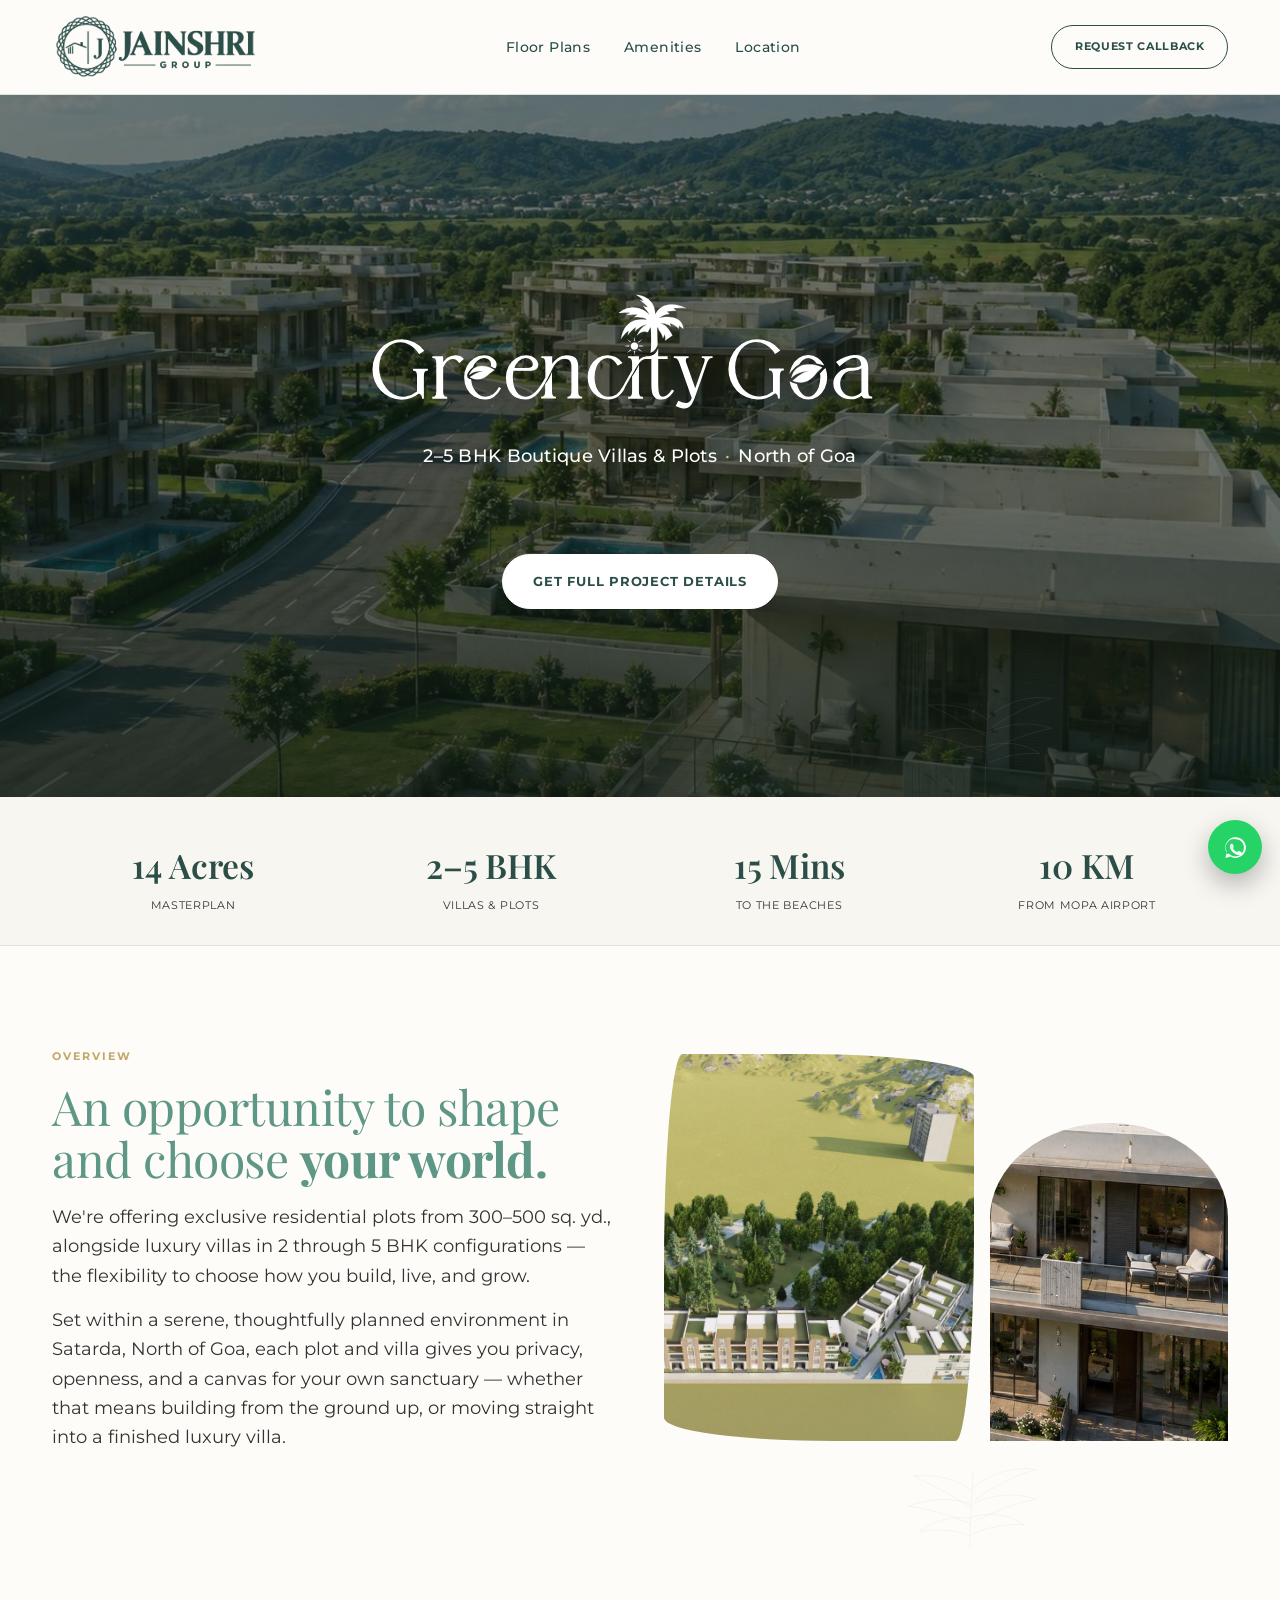
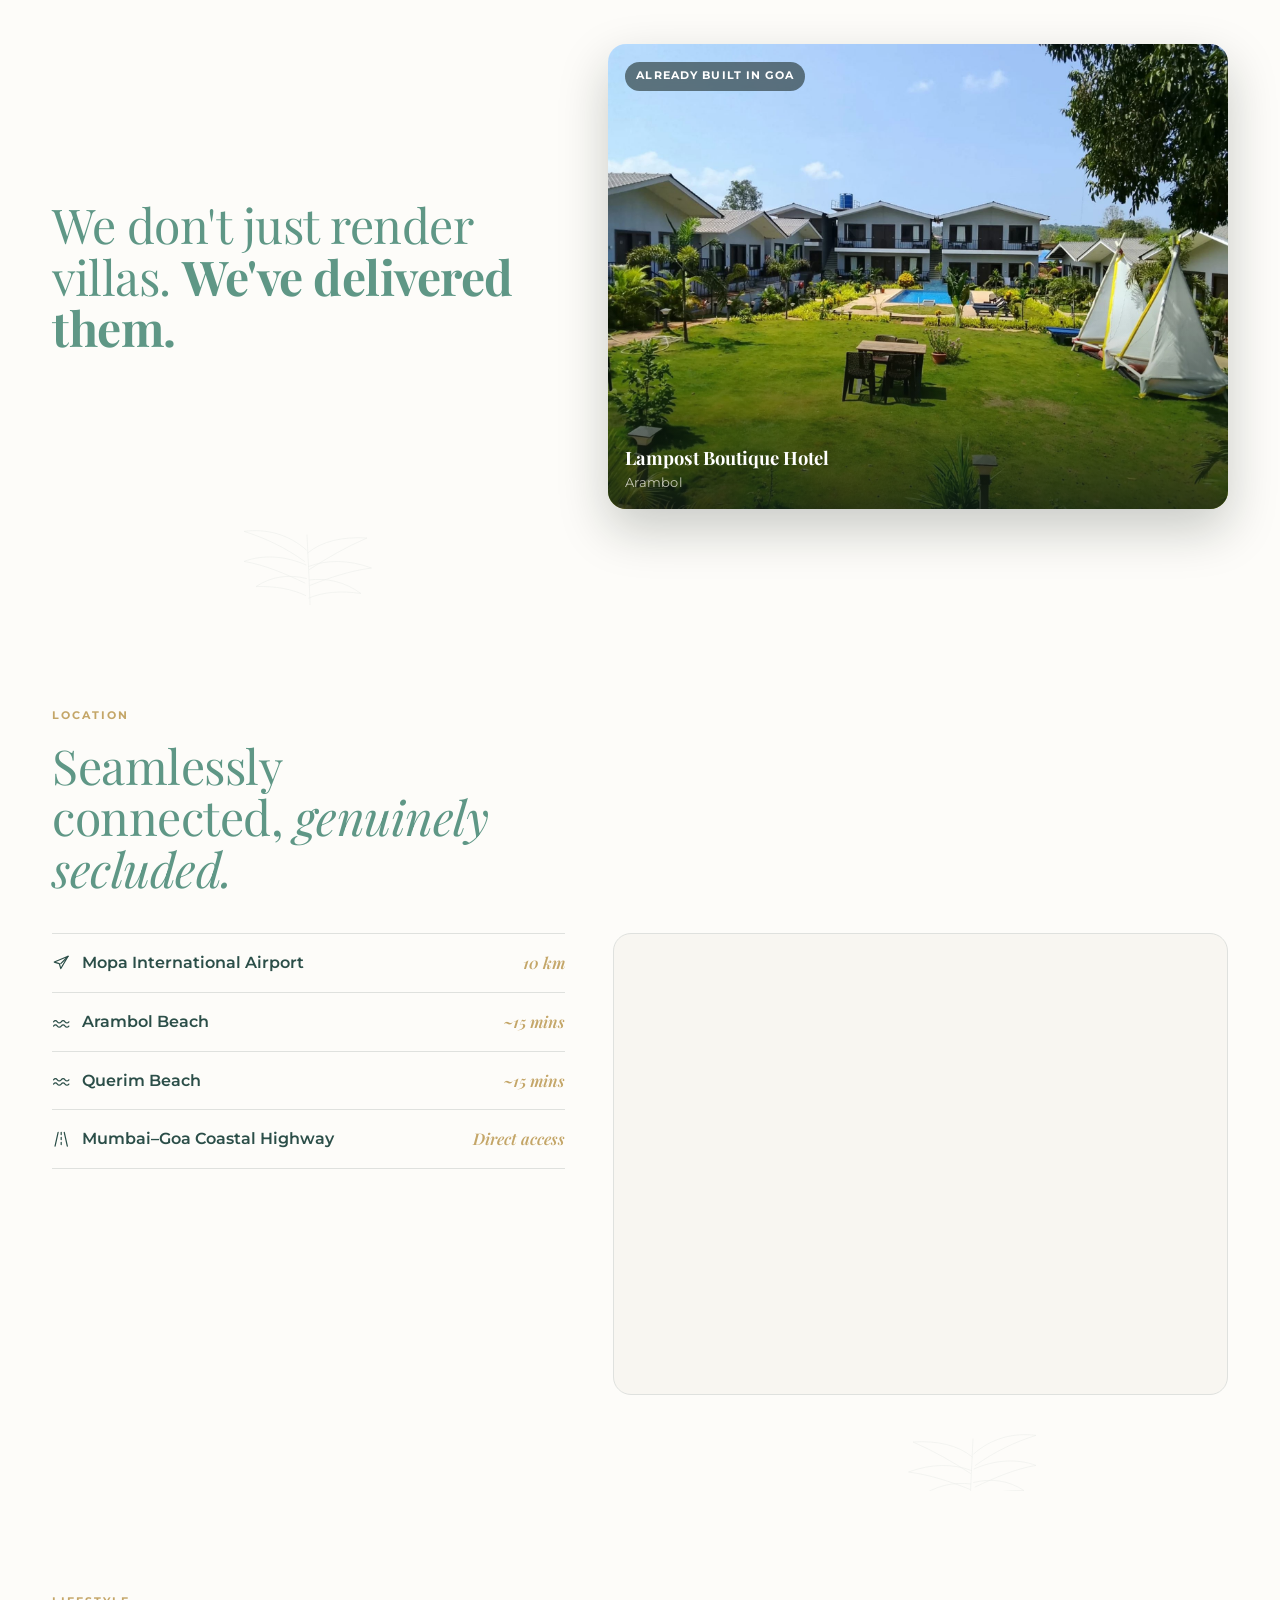
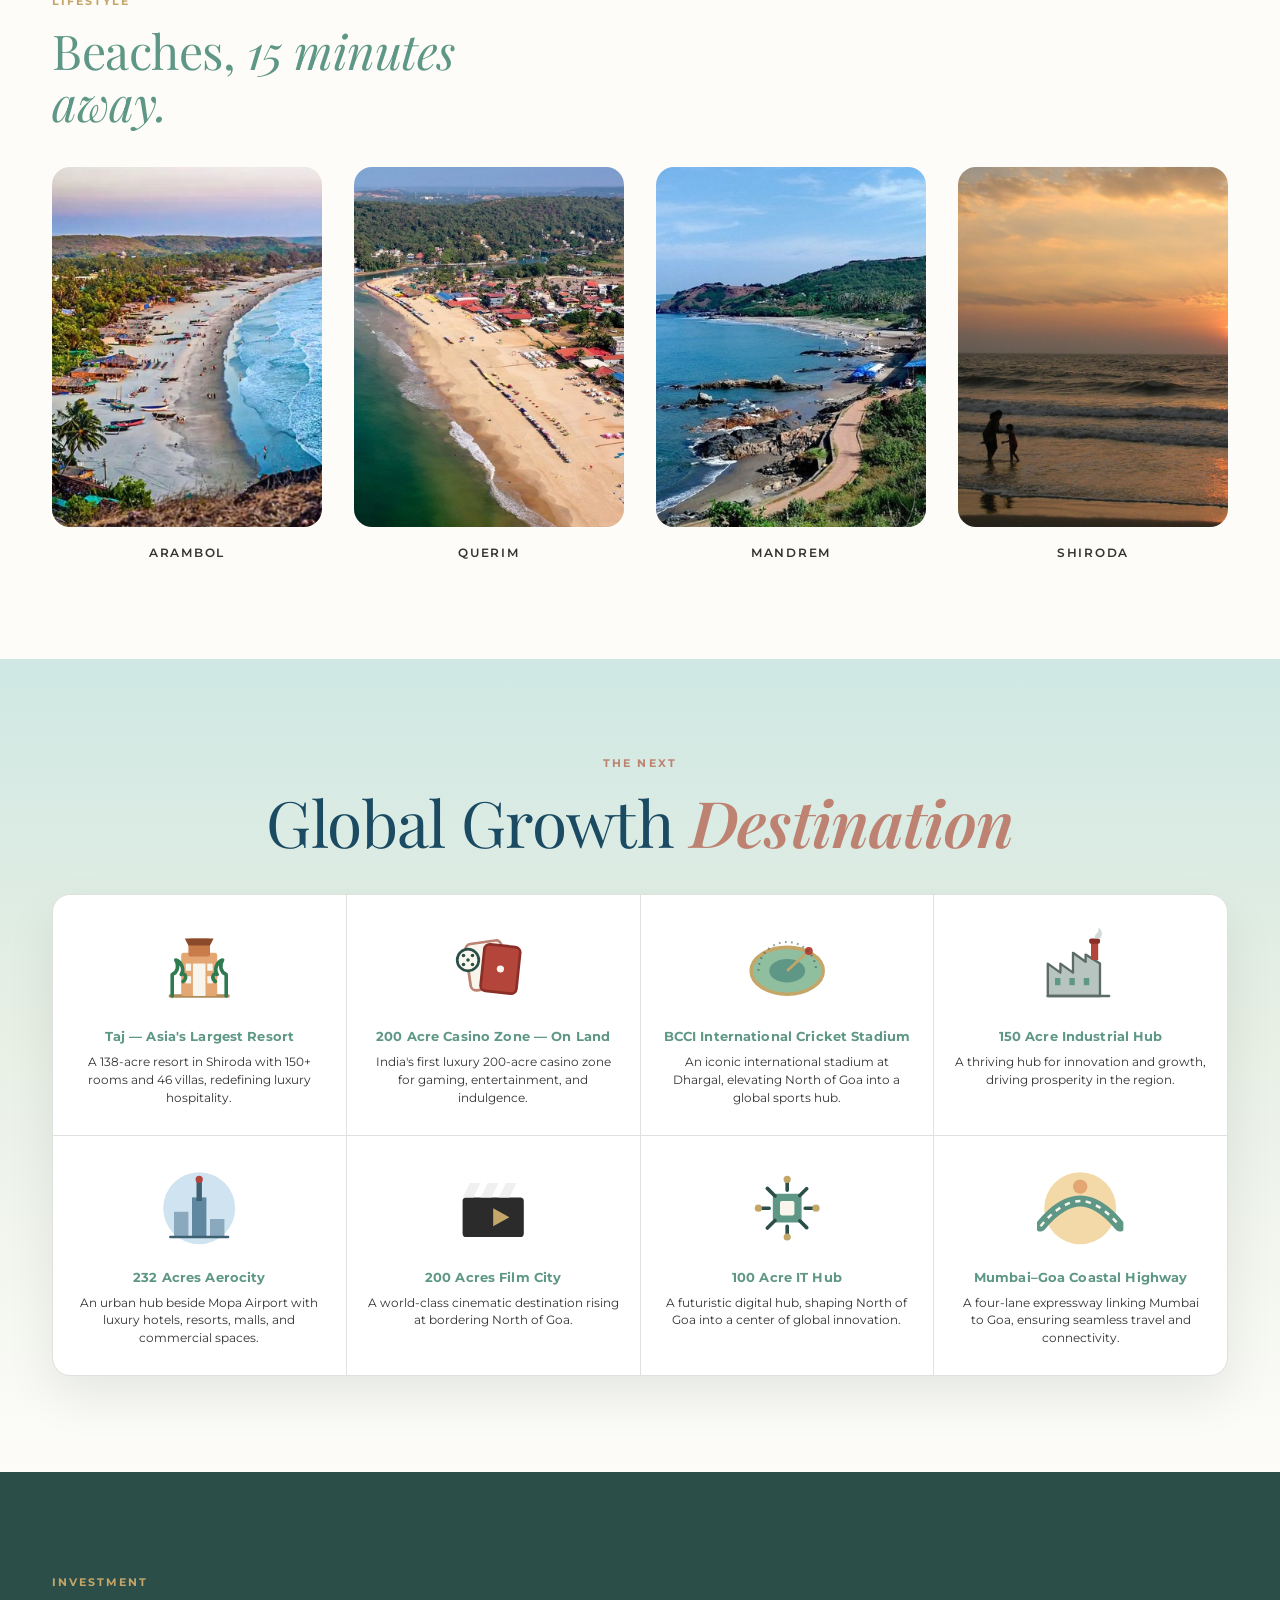
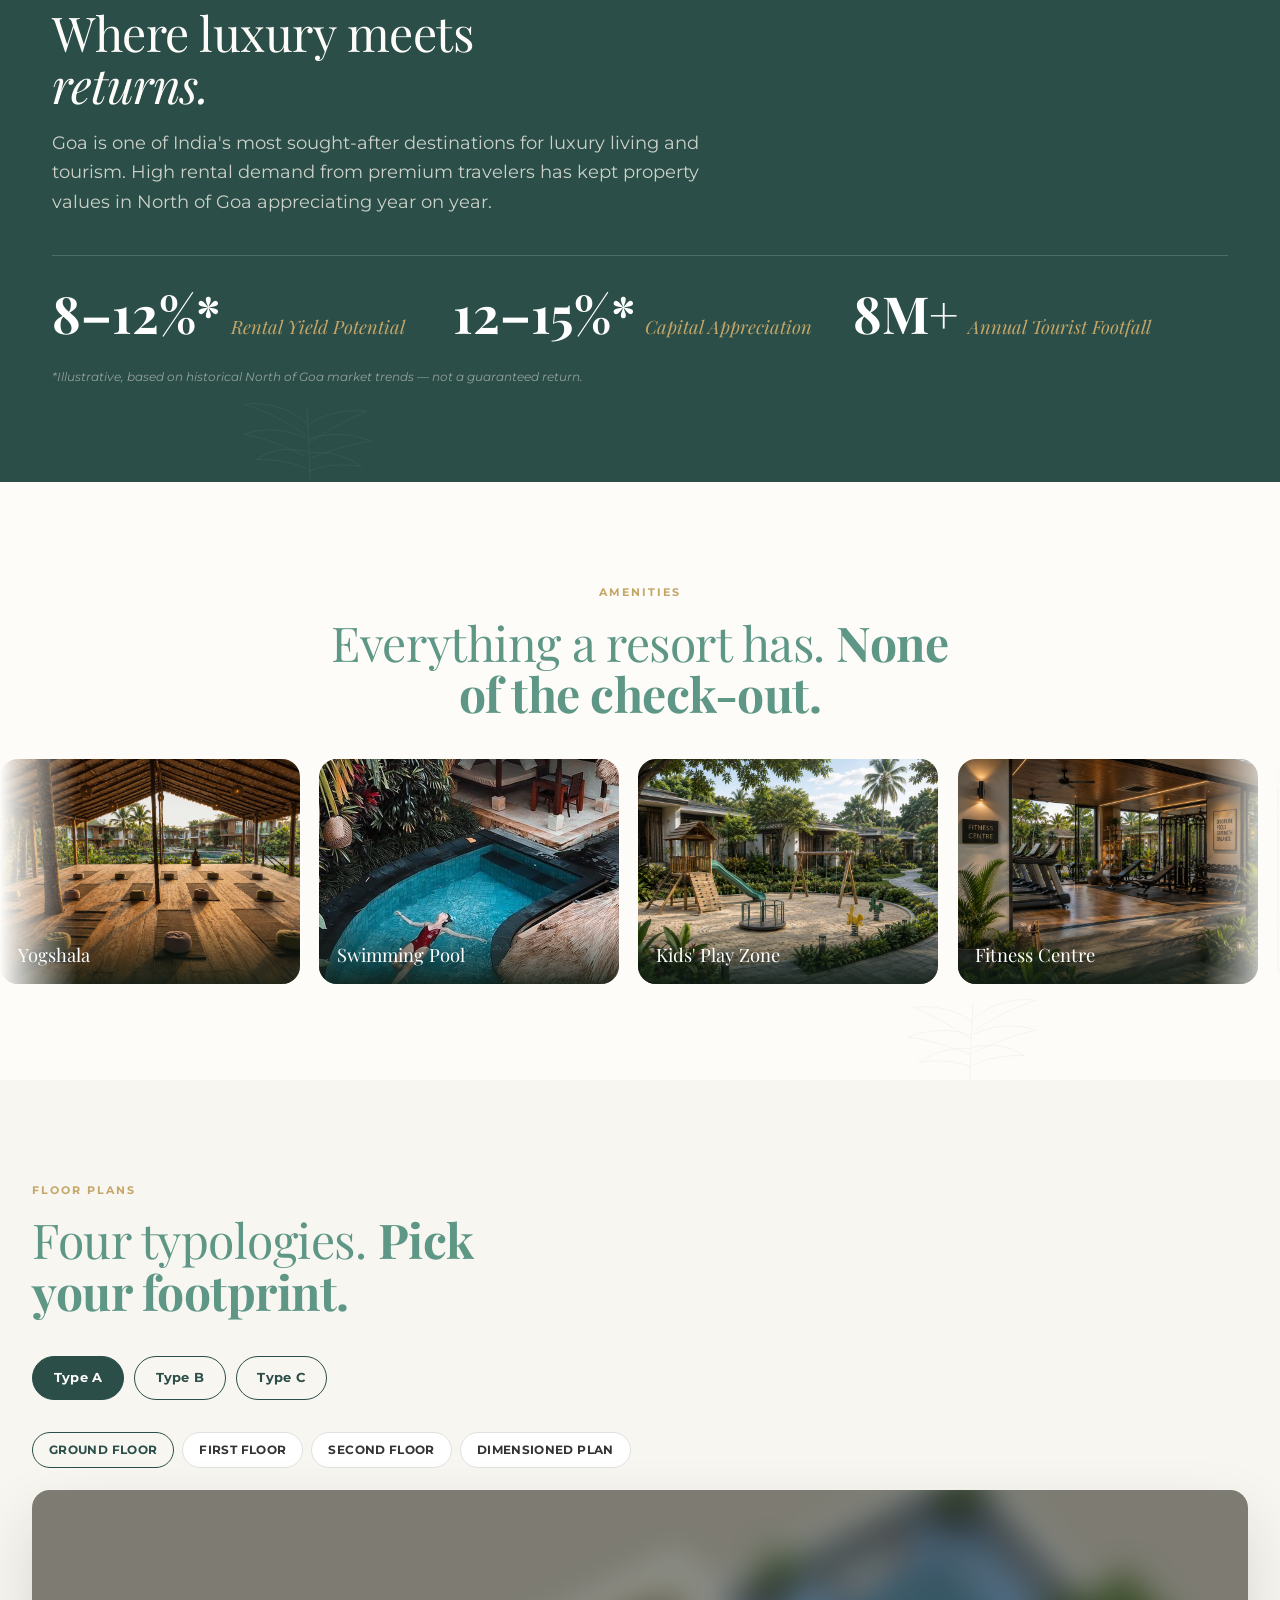
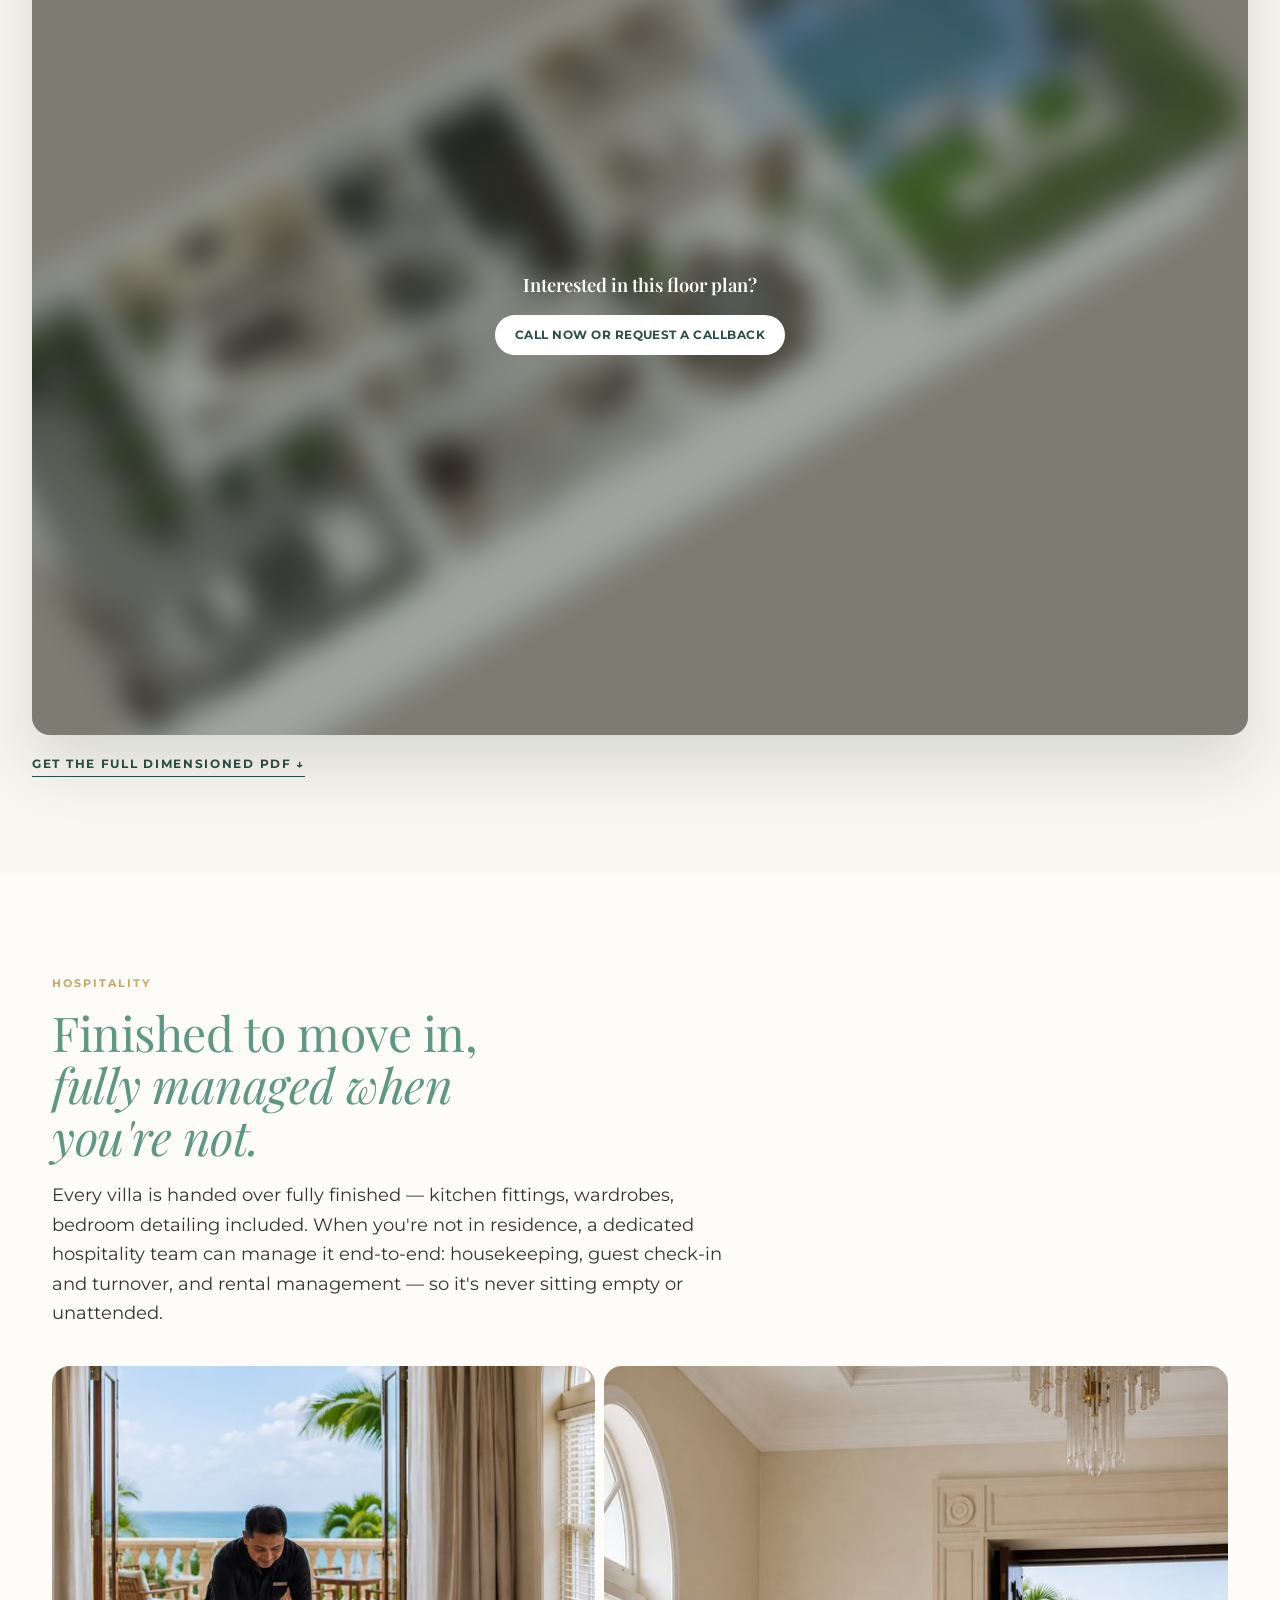
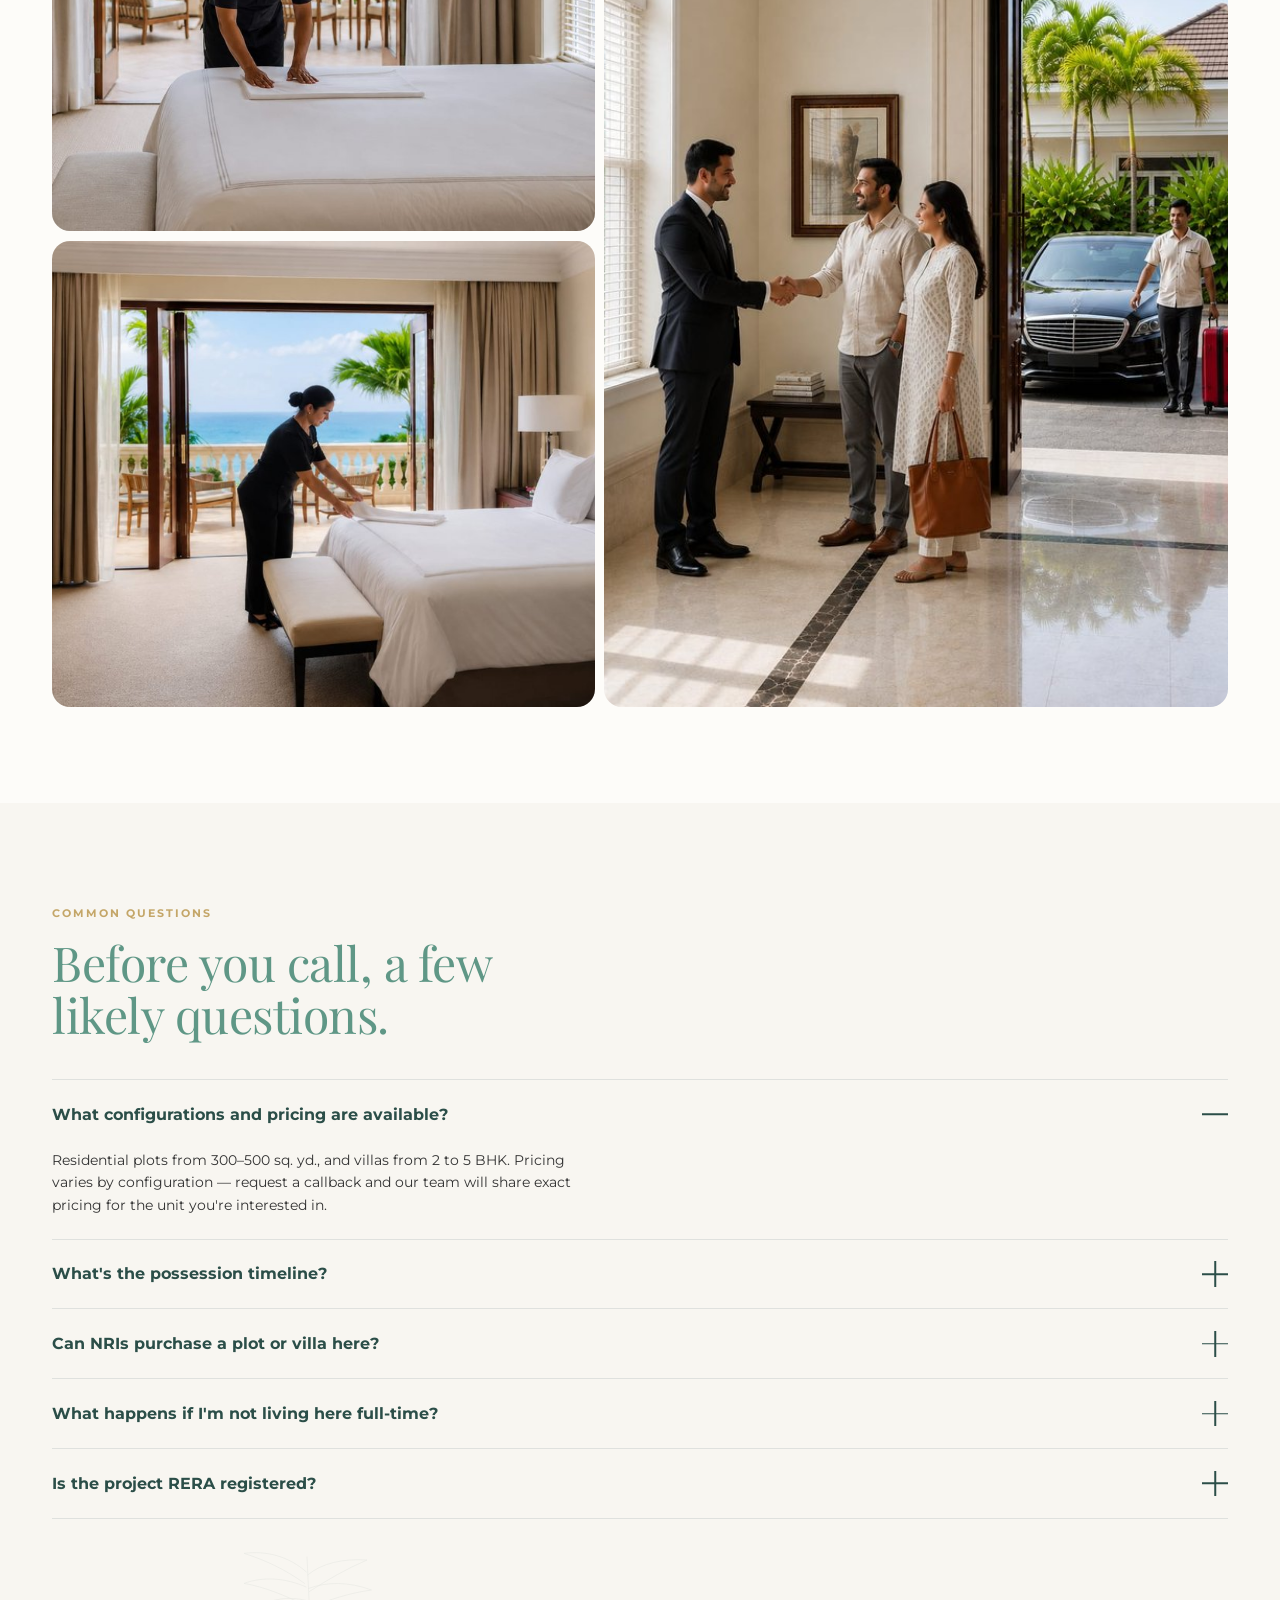
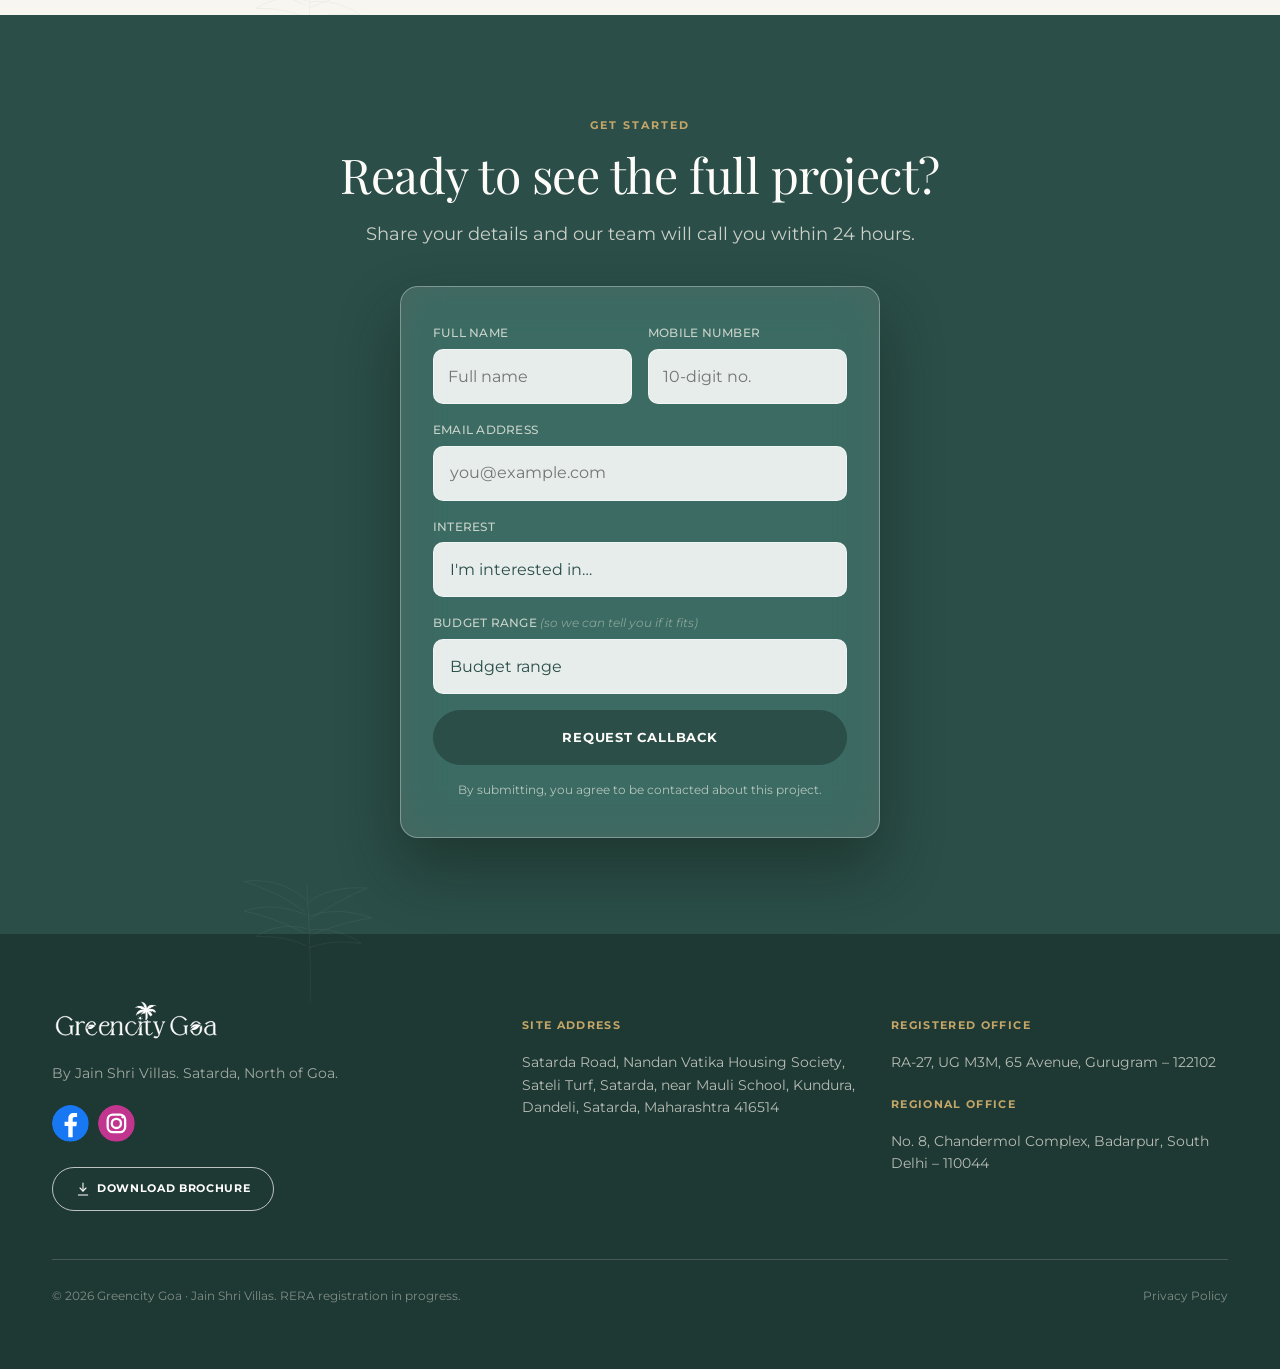
<file: index.html>
<!doctype html>
<html lang="en">
<head>
<meta charset="UTF-8">
<meta name="viewport" content="width=device-width, initial-scale=1">
<title>Greencity Goa | Plots &amp; Villas in Satarda, North of Goa — Jain Shri Villas</title>
<meta name="description" content="300–500 sq. yd. residential plots and 2–5 BHK luxury villas in Satarda, North of Goa — 10 km from Mopa International Airport, minutes from Arambol &amp; Querim beaches. Request a callback.">
<link rel="canonical" href="https://greencitygoa.com/">

<!-- Open Graph / social preview -->
<meta property="og:type" content="website">
<meta property="og:url" content="https://greencitygoa.com/">
<meta property="og:title" content="Greencity Goa | Jain Shri Villas — Satarda, North of Goa">
<meta property="og:description" content="North of Goa is about to change forever. Own it before that happens — 300–500 sq. yd. plots and 2–5 BHK luxury villas, 10 km from Mopa International Airport.">
<meta property="og:image" content="https://greencitygoa.com/assets/img/renders/aerial-3.jpg">
<meta name="twitter:card" content="summary_large_image">

<!-- Favicons — cropped directly from the palm+sun mark inside
     greencitygoa_logo_horizontal.svg (the actual brand logo), not the
     separate Jainshri Villas medallion used here in an earlier pass. -->
<link rel="icon" href="assets/img/favicon-32.png" sizes="32x32" type="image/png">
<link rel="apple-touch-icon" href="assets/img/favicon-180.png">

<!-- Fonts: Playfair Display (display) + Montserrat (body/UI).
     maehrhomes.com's real heading font is "Black Mango" — confirmed via its
     live :root CSS (--heading-font: "Black Mango") — but that font is
     self-hosted and licensed free for PERSONAL use only; commercial use
     requires purchasing a license from its designer (Kadek Mahardika). It
     cannot be used on this commercial site without that license.
     Went through Fredoka (too playful/bubbly) then Bricolage Grotesque (a
     clean sans, but client feedback on the live hero was that it read soft/
     flat next to a sharper-looking competitor reference — a high-contrast
     serif with crisp, pointed terminals). Playfair Display (Google Fonts,
     SIL OFL) is that register: a Didone-style serif with real thick/thin
     stroke contrast, sharp serifs, and the full light-to-black weight range
     the mixed-weight headline technique needs, in a face that's become a
     default for luxury real-estate headlines for exactly this reason. If a
     commercial Black Mango license gets purchased later, send the .woff2/
     .woff files and swap them in via @font-face — one CSS change
     (--font-display).
     Montserrat IS their real body font (confirmed via the same :root read)
     and needs no substitution — used here exactly. -->
<link rel="preconnect" href="https://fonts.googleapis.com">
<link rel="preconnect" href="https://fonts.gstatic.com" crossorigin>
<!-- Weight list trimmed to what's actually used (grep-verified against every
     font-weight in styles.css: only 400/500/600/700, no 300/800/900 anywhere)
     — was pulling 18 font files, now 16, still covers every weight/italic
     combo in use. Loaded non-render-blocking (media=print swapped to all on
     load) since a lighthouse mobile audit flagged the font <link> as a
     render-blocking request; noscript fallback covers JS-disabled visitors. -->
<link rel="preload" as="style" href="https://fonts.googleapis.com/css2?family=Playfair+Display:ital,wght@0,400;0,500;0,600;0,700;1,400;1,500;1,600;1,700&family=Montserrat:ital,wght@0,400;0,500;0,600;0,700;1,400;1,500&display=swap">
<link href="https://fonts.googleapis.com/css2?family=Playfair+Display:ital,wght@0,400;0,500;0,600;0,700;1,400;1,500;1,600;1,700&family=Montserrat:ital,wght@0,400;0,500;0,600;0,700;1,400;1,500&display=swap" rel="stylesheet" media="print" onload="this.media='all'; this.onload=null;">
<noscript><link href="https://fonts.googleapis.com/css2?family=Playfair+Display:ital,wght@0,400;0,500;0,600;0,700;1,400;1,500;1,600;1,700&family=Montserrat:ital,wght@0,400;0,500;0,600;0,700;1,400;1,500&display=swap" rel="stylesheet"></noscript>

<link rel="stylesheet" href="assets/css/styles.css?v=43">

<!-- =========================================================================
     TRACKING — NOT YET INSTALLED. See Instruction Documents/01-brief.md, "Tracking".
     Fill in real IDs, then activate the relevant snippet below. Order of installation:
       1. GTM Container ID:  *TBD*   (preferred — fire GA4 / Ads / Pixel through GTM tags)
       2. GA4 Measurement ID: *TBD*  (only needed here directly if NOT using GTM)
       3. Meta Pixel ID: *TBD*  +  Conversions API dataset ID / access token: *TBD*
       4. Google Ads Conversion ID + label: *TBD*
     Conversion events to wire once IDs exist (report each to Meta + Google Ads separately):
       - form_submit        (hero lead form; script.js trackConversion('form_submit'))
       - whatsapp_click     (floating WhatsApp button; script.js trackConversion('whatsapp_click'))
       - brochure_download  (footer gated form; script.js trackConversion('brochure_download'))
     Lead destination (CRM / webhook / email / sheet): *TBD* — see script.js submitLead() TODO.

     Each snippet below sits inside a script tag with type="text/plain", which
     browsers never execute — that keeps this file safe to preview as-is with
     no live requests to Google or Meta and no fake/placeholder IDs firing.
     To activate one: delete its type="text/plain" attribute and replace the
     XXXXXXX placeholder ID with the real one. Do not just wrap these in an
     HTML comment instead — a stray close-comment marker inside the snippet
     text will end the comment early and make it execute anyway (that exact
     mistake was caught during build, which is why this safer pattern is used).
     ========================================================================= -->

<script type="text/plain" data-disabled-snippet="gtm-head">
(function(w,d,s,l,i){w[l]=w[l]||[];w[l].push({'gtm.start':
new Date().getTime(),event:'gtm.js'});var f=d.getElementsByTagName(s)[0],
j=d.createElement(s),dl=l!='dataLayer'?'&l='+l:'';j.async=true;j.src=
'https://www.googletagmanager.com/gtm.js?id='+i+dl;f.parentNode.insertBefore(j,f);
})(window,document,'script','dataLayer','GTM-XXXXXXX');
</script>

<script type="text/plain" data-disabled-snippet="ga4-direct-only-if-not-using-gtm" data-src="https://www.googletagmanager.com/gtag/js?id=G-XXXXXXXXXX"></script>
<script type="text/plain" data-disabled-snippet="ga4-config">
window.dataLayer = window.dataLayer || [];
function gtag(){dataLayer.push(arguments);}
gtag('js', new Date());
gtag('config', 'G-XXXXXXXXXX');
</script>

<script type="text/plain" data-disabled-snippet="meta-pixel">
!function(f,b,e,v,n,t,s){if(f.fbq)return;n=f.fbq=function(){n.callMethod?
n.callMethod.apply(n,arguments):n.queue.push(arguments)};if(!f._fbq)f._fbq=n;
n.push=n;n.loaded=!0;n.version='2.0';n.queue=[];t=b.createElement(e);t.async=!0;
t.src=v;s=b.getElementsByTagName(e)[0];s.parentNode.insertBefore(t,s)}(window,
document,'script','https://connect.facebook.net/en_US/fbevents.js');
fbq('init', 'XXXXXXXXXXXXXXX');
fbq('track', 'PageView');
</script>

<script type="text/plain" data-disabled-snippet="google-ads" data-src="https://www.googletagmanager.com/gtag/js?id=AW-XXXXXXXXX"></script>
<script type="text/plain" data-disabled-snippet="google-ads-config">
window.dataLayer = window.dataLayer || [];
function gtag(){dataLayer.push(arguments);}
gtag('js', new Date());
gtag('config', 'AW-XXXXXXXXX');
</script>
</head>
<body>
<!-- Brief branded loading screen — shown for exactly 1s then fades out
     (script.js), regardless of actual load state. Purely a polish/brand
     touch on a static site that loads fast anyway. -->
<div class="preloader" id="preloader" aria-hidden="true">
  <!-- Reuses the site's existing palm-frond motif (#texture-palm, defined
       below in the icon library) rather than inventing a new mark — same
       line-drawn silhouette used as background texture throughout the
       page, just animated here as a simple stroke draw-in. -->
  <svg class="preloader__palm" viewBox="0 0 500 500"><use class="preloader__palm-path" href="#texture-palm"/></svg>
  <img src="assets/img/logo/greencity-goa-horizontal.svg?v=1" alt="" class="preloader__logo">
</div>
<a class="skip-link" href="#main">Skip to content</a>

<!-- Removed the top "working build" status banner per client feedback — the
     individual 🔶 flags inline throughout each section (hero form note, FAQ
     answers, footer legal line, etc.) already cover this; no separate banner
     needed. Placeholder items are tracked in the project docs. -->

<!-- =========================================================================
     ICON LIBRARY — minimal line-icon fallback.
     PLACEHOLDER NOTICE: 04-design-system.md calls for a custom hand-drawn /
     linocut-style icon set (see Maehr Homes reference — leaf, spiral/key,
     shell, community-figure icons). No such icon files exist in /Media
     (confirmed: only Logos/ and "Renders and Floor Plans/" are present, no
     /icons folder). Rather than fake an "artisanal" set, every icon below is
     a plain single-weight line glyph. Swap the <symbol> contents for a real
     commissioned/sourced icon pack before launch — do not treat these as final.
     ========================================================================= -->
<svg class="visually-hidden" aria-hidden="true">
  <defs>
    <symbol id="i-pin" viewBox="0 0 24 24" fill="none" stroke="currentColor" stroke-width="1.6" stroke-linecap="round" stroke-linejoin="round">
      <path d="M12 21s7-7.1 7-12a7 7 0 1 0-14 0c0 4.9 7 12 7 12Z"/><circle cx="12" cy="9" r="2.3"/>
    </symbol>
    <symbol id="i-plane" viewBox="0 0 24 24" fill="none" stroke="currentColor" stroke-width="1.6" stroke-linecap="round" stroke-linejoin="round">
      <path d="M21 3 3 10.5l6.5 2 2 6.5L21 3Z"/><path d="M11.5 12.5 21 3"/>
    </symbol>
    <symbol id="i-wave" viewBox="0 0 24 24" fill="none" stroke="currentColor" stroke-width="1.6" stroke-linecap="round" stroke-linejoin="round">
      <path d="M2 17c1.5-2 3.5-2 5 0s3.5 2 5 0 3.5-2 5 0 3.5 2 5 0"/><path d="M2 11.5c1.5-2 3.5-2 5 0s3.5 2 5 0 3.5-2 5 0 3.5 2 5 0"/>
    </symbol>
    <symbol id="i-road" viewBox="0 0 24 24" fill="none" stroke="currentColor" stroke-width="1.6" stroke-linecap="round" stroke-linejoin="round">
      <path d="M8 3 4 21"/><path d="M16 3l4 18"/><path d="M12 3v3M12 9.5v3M12 16v3"/>
    </symbol>
    <symbol id="i-train" viewBox="0 0 24 24" fill="none" stroke="currentColor" stroke-width="1.6" stroke-linecap="round" stroke-linejoin="round">
      <rect x="6" y="4" width="12" height="13" rx="3"/><path d="M6 10h12"/><circle cx="9.3" cy="14" r="0.9" fill="currentColor" stroke="none"/><circle cx="14.7" cy="14" r="0.9" fill="currentColor" stroke="none"/><path d="M8 21 6 19M16 21l2-2"/>
    </symbol>
    <symbol id="i-resort" viewBox="0 0 24 24" fill="none" stroke="currentColor" stroke-width="1.6" stroke-linecap="round" stroke-linejoin="round">
      <path d="M4 21h16"/><path d="M6 21V11l6-5 6 5v10"/><path d="M10 21v-5h4v5"/><circle cx="12" cy="6.2" r="1.2"/>
    </symbol>
    <symbol id="i-dice" viewBox="0 0 24 24" fill="none" stroke="currentColor" stroke-width="1.6" stroke-linecap="round" stroke-linejoin="round">
      <rect x="4" y="4" width="16" height="16" rx="3"/>
      <circle cx="8.5" cy="8.5" r="1" fill="currentColor" stroke="none"/><circle cx="15.5" cy="8.5" r="1" fill="currentColor" stroke="none"/>
      <circle cx="12" cy="12" r="1" fill="currentColor" stroke="none"/>
      <circle cx="8.5" cy="15.5" r="1" fill="currentColor" stroke="none"/><circle cx="15.5" cy="15.5" r="1" fill="currentColor" stroke="none"/>
    </symbol>
    <symbol id="i-stadium" viewBox="0 0 24 24" fill="none" stroke="currentColor" stroke-width="1.6" stroke-linecap="round" stroke-linejoin="round">
      <ellipse cx="12" cy="12" rx="9" ry="6"/><ellipse cx="12" cy="12" rx="4.3" ry="2.8"/>
    </symbol>
    <symbol id="i-factory" viewBox="0 0 24 24" fill="none" stroke="currentColor" stroke-width="1.6" stroke-linecap="round" stroke-linejoin="round">
      <path d="M3 21V11l5 3v-3l5 3V8l6 4v9Z"/><path d="M3 21h18"/>
    </symbol>
    <symbol id="i-city" viewBox="0 0 24 24" fill="none" stroke="currentColor" stroke-width="1.6" stroke-linecap="round" stroke-linejoin="round">
      <rect x="3" y="10" width="4" height="11"/><rect x="9" y="5.5" width="5" height="15.5"/><rect x="16" y="13" width="5" height="8"/>
    </symbol>
    <symbol id="i-film" viewBox="0 0 24 24" fill="none" stroke="currentColor" stroke-width="1.6" stroke-linecap="round" stroke-linejoin="round">
      <rect x="3" y="6" width="18" height="13" rx="2"/><path d="M3 10h18"/><path d="M7 6 5 10M12.5 6l-2 4M18 6l-2 4"/>
    </symbol>
    <symbol id="i-chip" viewBox="0 0 24 24" fill="none" stroke="currentColor" stroke-width="1.6" stroke-linecap="round" stroke-linejoin="round">
      <rect x="7" y="7" width="10" height="10" rx="1.5"/><path d="M12 3v4M12 17v4M3 12h4M17 12h4M6 6l2.3 2.3M18 6l-2.3 2.3M6 18l2.3-2.3M18 18l-2.3-2.3"/>
    </symbol>
    <symbol id="i-yoga" viewBox="0 0 24 24" fill="none" stroke="currentColor" stroke-width="1.6" stroke-linecap="round" stroke-linejoin="round">
      <circle cx="12" cy="5" r="1.9"/><path d="M12 7.5v4"/><path d="M12 11.5c-3 .3-4.5 2-7 2M12 11.5c3 .3 4.5 2 7 2"/><path d="M9.3 13l-2 6.5M14.7 13l2 6.5"/>
    </symbol>
    <symbol id="i-pool" viewBox="0 0 24 24" fill="none" stroke="currentColor" stroke-width="1.6" stroke-linecap="round" stroke-linejoin="round">
      <path d="M4 3v6M9 3v6"/><path d="M2 20c1.5-2 3.5-2 5 0s3.5 2 5 0 3.5-2 5 0 3.5 2 5 0"/><path d="M2 15c1.5-2 3.5-2 5 0s3.5 2 5 0 3.5-2 5 0 3.5 2 5 0"/>
    </symbol>
    <symbol id="i-kids" viewBox="0 0 24 24" fill="none" stroke="currentColor" stroke-width="1.6" stroke-linecap="round" stroke-linejoin="round">
      <circle cx="9" cy="8" r="4"/><path d="M9 12v6M6.3 21l2.7-2.7 2.7 2.7"/>
      <path d="m17 5 .9 1.9L20 7.8l-1.6 1.5.3 2.2L17 10.5l-1.7 1-.3-2.2L13.4 7.8l2.1-.9Z"/>
    </symbol>
    <symbol id="i-fitness" viewBox="0 0 24 24" fill="none" stroke="currentColor" stroke-width="1.6" stroke-linecap="round" stroke-linejoin="round">
      <path d="M6.5 12h11"/><rect x="2" y="9.3" width="2.6" height="5.4" rx="1"/><rect x="19.4" y="9.3" width="2.6" height="5.4" rx="1"/>
      <rect x="5.4" y="7.3" width="2.4" height="9.4" rx="1"/><rect x="16.2" y="7.3" width="2.4" height="9.4" rx="1"/>
    </symbol>
    <symbol id="i-scuba" viewBox="0 0 24 24" fill="none" stroke="currentColor" stroke-width="1.6" stroke-linecap="round" stroke-linejoin="round">
      <path d="M4 11a8 8 0 0 1 16 0v2a3 3 0 0 1-3 3h-1.7l-2.3 4-2.3-4H7a3 3 0 0 1-3-3Z"/>
      <circle cx="9.2" cy="11" r="1.2" fill="currentColor" stroke="none"/><circle cx="14.8" cy="11" r="1.2" fill="currentColor" stroke="none"/>
    </symbol>
    <symbol id="i-banquet" viewBox="0 0 24 24" fill="none" stroke="currentColor" stroke-width="1.6" stroke-linecap="round" stroke-linejoin="round">
      <path d="M6 7h12l-1.6 4.2a4.4 4.4 0 0 1-8.8 0Z"/><path d="M12 15.2V21"/><path d="M8 21h8"/>
    </symbol>
    <!-- Facebook/Instagram — brand-color badges rather than the site's usual
         single-tone line glyph, same exception already made for the
         WhatsApp float button below: a recognizable social icon reads
         better in its real brand color than forced into --forest. -->
    <symbol id="i-facebook" viewBox="0 0 24 24">
      <circle cx="12" cy="12" r="12" fill="#1877F2"/>
      <path d="M13.5 21v-7.2h2.4l.36-2.8h-2.76V9.2c0-.8.22-1.36 1.38-1.36h1.48V5.3c-.26-.03-1.13-.11-2.15-.11-2.13 0-3.58 1.3-3.58 3.68v2.05H8.2v2.8h2.43V21h2.87Z" fill="#fff"/>
    </symbol>
    <symbol id="i-instagram" viewBox="0 0 24 24">
      <circle cx="12" cy="12" r="12" fill="#C1358F"/>
      <rect x="6.3" y="6.3" width="11.4" height="11.4" rx="3.4" fill="none" stroke="#fff" stroke-width="1.5"/>
      <circle cx="12" cy="12" r="3" fill="none" stroke="#fff" stroke-width="1.5"/>
      <circle cx="16.1" cy="7.9" r="0.9" fill="#fff"/>
    </symbol>
    <symbol id="i-whatsapp" viewBox="0 0 24 24" fill="currentColor" stroke="none">
      <path d="M12 2.9a9.1 9.1 0 0 0-7.8 13.8L3 21.1l4.5-1.2A9.1 9.1 0 1 0 12 2.9Zm0 1.7a7.4 7.4 0 0 1 6.4 11.1 7.4 7.4 0 0 1-11.9 1.9l-.3-.3-2.7.7.7-2.6-.2-.3A7.4 7.4 0 0 1 12 4.6Zm-3.5 3.9c-.2 0-.5.1-.7.3-.2.3-.9 1-.9 2.3s.9 2.6 1 2.8c.1.2 1.8 2.9 4.5 4 .6.3 1.1.4 1.5.6.6.2 1.2.1 1.6.1.5-.1 1.5-.6 1.7-1.2.2-.6.2-1.1.2-1.2-.1-.1-.2-.2-.5-.3l-2-1c-.3-.1-.5-.1-.6.1l-.5.7c-.1.2-.3.2-.5.1-.3-.1-1.1-.4-2.1-1.3-.8-.7-1.3-1.6-1.5-1.9-.1-.2 0-.4.1-.5l.4-.5c.1-.2.2-.3.1-.5l-.9-2.2c-.1-.3-.3-.3-.5-.3Z"/>
    </symbol>
    <symbol id="i-phone" viewBox="0 0 24 24" fill="none" stroke="currentColor" stroke-width="1.6" stroke-linecap="round" stroke-linejoin="round">
      <path d="M6.6 3h3l1.4 4.5-2.2 1.7a13 13 0 0 0 5.9 5.9l1.7-2.2 4.5 1.4v3c0 1.1-1 2-2.1 1.9C10.7 18.8 5.2 13.3 4.7 5.1 4.6 4 5.5 3 6.6 3Z"/>
    </symbol>
    <symbol id="i-arrow" viewBox="0 0 24 24" fill="none" stroke="currentColor" stroke-width="1.8" stroke-linecap="round" stroke-linejoin="round">
      <path d="M5 12h14M13 6l6 6-6 6"/>
    </symbol>
    <symbol id="i-download" viewBox="0 0 24 24" fill="none" stroke="currentColor" stroke-width="1.6" stroke-linecap="round" stroke-linejoin="round">
      <path d="M12 3v12"/><path d="M7.5 10.5 12 15l4.5-4.5"/><path d="M5 21h14"/>
    </symbol>
    <symbol id="i-close" viewBox="0 0 24 24" fill="none" stroke="currentColor" stroke-width="1.8" stroke-linecap="round" stroke-linejoin="round">
      <path d="M5 5l14 14M19 5 5 19"/>
    </symbol>

    <!-- Faint palm-frond silhouette motif (04-design-system.md, signature
         element #5) — factored as a reusable symbol so it can recur as a
         quiet background texture across several sections, not just one. -->
    <symbol id="texture-palm" viewBox="0 0 500 500">
      <g fill="none" stroke="currentColor" stroke-width="2.2" stroke-linecap="round">
        <path d="M250 480 C 246 360, 252 260, 260 90"/>
        <path d="M258 150 C 210 110, 140 95, 60 100 C 130 130, 190 165, 252 205"/>
        <path d="M262 140 C 320 88, 395 68, 470 78 C 400 100, 335 130, 268 178"/>
        <path d="M255 195 C 195 172, 120 172, 45 200 C 118 210, 185 232, 250 258"/>
        <path d="M263 190 C 330 160, 405 154, 470 178 C 400 190, 335 218, 267 250"/>
        <path d="M252 240 C 198 232, 135 245, 80 285 C 148 275, 205 280, 254 300"/>
        <path d="M262 235 C 320 220, 380 228, 430 262 C 365 260, 310 270, 264 292"/>
      </g>
    </symbol>

    <!-- Colorful illustrated icon set for the Growth/Why-Now grid, per
         client reference. Multi-color flat illustrations (not the plain
         single-tone line icons used elsewhere) — still hand-built inline
         SVG, not a sourced icon pack (see icon-library notice above; the
         same "no real asset available" caveat applies to these too). -->
    <symbol id="g-resort" viewBox="0 0 48 48">
      <path d="M8 40h32" stroke="#B08D5A" stroke-width="2" stroke-linecap="round"/>
      <rect x="14" y="16" width="20" height="24" rx="1.5" fill="#E4A672"/>
      <rect x="18" y="8" width="12" height="10" rx="1" fill="#C97B4A"/>
      <path d="M16 8h16l-2 4H18Z" fill="#8B4A2B"/>
      <rect x="20.5" y="22" width="7" height="18" rx="0.5" fill="#F8F5EC"/>
      <rect x="16.5" y="22" width="3" height="4" fill="#F8F5EC"/><rect x="28.5" y="22" width="3" height="4" fill="#F8F5EC"/>
      <rect x="16.5" y="29" width="3" height="4" fill="#F8F5EC"/><rect x="28.5" y="29" width="3" height="4" fill="#F8F5EC"/>
      <path d="M9 40V28c3-1 4-5 2-8 3 1 5 5 3 8 2-1 3 1 2 3l-1 1" fill="none" stroke="#2F7A4F" stroke-width="2" stroke-linecap="round" stroke-linejoin="round"/>
      <path d="M39 40V28c-3-1-4-5-2-8-3 1-5 5-3 8-2-1-3 1-2 3l1 1" fill="none" stroke="#2F7A4F" stroke-width="2" stroke-linecap="round" stroke-linejoin="round"/>
    </symbol>
    <symbol id="g-casino" viewBox="0 0 48 48">
      <rect x="10" y="10" width="20" height="26" rx="3" fill="#F8F5EC" stroke="#BD8271" stroke-width="1.5" transform="rotate(-8 20 23)"/>
      <rect x="18" y="12" width="20" height="26" rx="3" fill="#B3453B" stroke="#8a2f28" stroke-width="1.5" transform="rotate(6 28 25)"/>
      <circle cx="28" cy="25" r="2" fill="#F8F5EC" transform="rotate(6 28 25)"/>
      <circle cx="10" cy="20" r="6" fill="#F8F5EC" stroke="#2b4e48" stroke-width="1.5"/>
      <circle cx="7.5" cy="17.5" r="1" fill="#2b4e48"/><circle cx="12.5" cy="17.5" r="1" fill="#2b4e48"/>
      <circle cx="7.5" cy="22.5" r="1" fill="#2b4e48"/><circle cx="12.5" cy="22.5" r="1" fill="#2b4e48"/><circle cx="10" cy="20" r="1" fill="#2b4e48"/>
    </symbol>
    <symbol id="g-stadium" viewBox="0 0 48 48">
      <ellipse cx="24" cy="26" rx="20" ry="13" fill="#8FBF9F"/>
      <ellipse cx="24" cy="26" rx="20" ry="13" fill="none" stroke="#c4a668" stroke-width="2"/>
      <ellipse cx="24" cy="26" rx="10" ry="6.5" fill="#5F9786"/>
      <path d="M24 26 L36 15" stroke="#c4a668" stroke-width="1.4"/>
      <circle cx="36" cy="15" r="2.2" fill="#B3453B"/>
      <path d="M8 26a16 16 0 0 1 32 0" fill="none" stroke="#2b4e48" stroke-width="1.2" stroke-dasharray="1 2.4" opacity="0.5"/>
    </symbol>
    <symbol id="g-factory" viewBox="0 0 48 48">
      <path d="M6 40V22l7 5v-5l7 5V16l7 5v-4l8 5v18Z" fill="#B7C4C0" stroke="#5c6b67" stroke-width="1.3" stroke-linejoin="round"/>
      <rect x="30" y="10" width="4" height="10" fill="#B3453B"/>
      <rect x="29" y="8" width="6" height="3" rx="1" fill="#8a2f28"/>
      <path d="M32 8c0-3 3-3 2-6 2 1 3 4 1 6Z" fill="#c9d3d1" opacity="0.8"/>
      <path d="M6 40h34" stroke="#5c6b67" stroke-width="1.5" stroke-linecap="round"/>
      <rect x="10" y="30" width="3" height="4" fill="#5F9786"/><rect x="18" y="30" width="3" height="4" fill="#5F9786"/><rect x="26" y="30" width="3" height="4" fill="#5F9786"/>
    </symbol>
    <symbol id="g-aerocity" viewBox="0 0 48 48">
      <circle cx="24" cy="24" r="20" fill="#CFE3F0"/>
      <rect x="10" y="26" width="8" height="14" fill="#8AA9BE"/>
      <rect x="20" y="18" width="8" height="22" fill="#5F87A0"/>
      <rect x="30" y="30" width="8" height="10" fill="#8AA9BE"/>
      <rect x="22.5" y="8" width="3" height="12" fill="#3f5f73"/>
      <circle cx="24" cy="8" r="2" fill="#B3453B"/>
      <path d="M8 40h32" stroke="#3f5f73" stroke-width="1.5" stroke-linecap="round"/>
    </symbol>
    <symbol id="g-film" viewBox="0 0 48 48">
      <rect x="7" y="18" width="34" height="22" rx="2" fill="#2b2b2b"/>
      <path d="M7 18l4-8h6l-4 8Zm10 0l4-8h6l-4 8Zm10 0l4-8h6l-4 8Z" fill="#F0F0F0"/>
      <path d="m24 24 9 5-9 5Z" fill="#c4a668"/>
    </symbol>
    <symbol id="g-it" viewBox="0 0 48 48">
      <rect x="16" y="16" width="16" height="16" rx="2" fill="#5F9786"/>
      <rect x="20" y="20" width="8" height="8" rx="1" fill="#F8F5EC"/>
      <path d="M24 8v6M24 34v6M8 24h6M34 24h6M13 13l4.2 4.2M34.8 34.8 31 31M13 35l4.2-4.2M34.8 13.2 31 17" stroke="#2b4e48" stroke-width="2" stroke-linecap="round"/>
      <circle cx="24" cy="8" r="2" fill="#c4a668"/><circle cx="24" cy="40" r="2" fill="#c4a668"/>
      <circle cx="8" cy="24" r="2" fill="#c4a668"/><circle cx="40" cy="24" r="2" fill="#c4a668"/>
    </symbol>
    <symbol id="g-highway" viewBox="0 0 48 48">
      <circle cx="24" cy="24" r="20" fill="#F3D9A8"/>
      <path d="M2 34c8-10 16-14 22-14s14 4 22 14" fill="none" stroke="#5F9786" stroke-width="6" stroke-linecap="round"/>
      <path d="M2 34c8-10 16-14 22-14s14 4 22 14" fill="none" stroke="#F8F5EC" stroke-width="1.4" stroke-dasharray="3 3"/>
      <circle cx="24" cy="12" r="4" fill="#E4A672"/>
    </symbol>
  </defs>
</svg>

<!-- =========================================================================
     NAV
     ========================================================================= -->
<header class="nav">
  <div class="wrap nav__inner">
    <a href="#top" class="nav__logo" aria-label="Jain Shri Group — home">
      <img src="assets/img/logo/jainshri-group-forest.png?v=1" alt="Jain Shri Group">
    </a>
    <nav class="nav__links" aria-label="Primary">
      <a href="#floor-plans">Floor Plans</a>
      <a href="#amenities">Amenities</a>
      <a href="#location">Location</a>
    </nav>
    <div class="nav__cta">
      <a href="#hero-form" class="btn btn--outline btn--sm">Request Callback</a>
    </div>
    <button type="button" class="nav__burger" id="nav-burger" aria-label="Open menu" aria-expanded="false" aria-controls="nav-mobile">
      <span></span><span></span><span></span>
    </button>
  </div>
  <div class="nav__mobile" id="nav-mobile">
    <a href="#floor-plans">Floor Plans</a>
    <a href="#amenities">Amenities</a>
    <a href="#location">Location</a>
    <a href="#hero-form" class="btn btn--outline btn--block">Request Callback</a>
  </div>
</header>

<main id="main">
<div id="top"></div>

<!-- =========================================================================
     HERO
     ========================================================================= -->
<section class="hero">
  <div class="hero__bg" aria-hidden="true">
    <img src="assets/img/renders/aerial-3.jpg?v=2" alt="" loading="eager" fetchpriority="high">
  </div>
  <div class="wrap hero__layout">
    <img src="assets/img/logo/greencity-goa-horizontal.svg?v=1" alt="Greencity Goa" class="hero__brand-mark">
    <!-- The brand mark alone told a first-time visitor nothing — not what
         type of property, not where. Real (visible) H1 restored, but as a
         short, refined line rather than the old big serif headline — keeps
         the client's "just the logo as the visual anchor" direction while
         still giving the page actual information architecture. -->
    <h1 class="hero__tagline">2–5 BHK Boutique Villas &amp; Plots <span class="hero__tagline-dot" aria-hidden="true">·</span> North of Goa</h1>
    <a href="#hero-form" class="btn btn--solid hero__cta">Get Full Project Details</a>
  </div>
  <svg class="texture-contour texture-contour--hero" aria-hidden="true" focusable="false"><use href="#texture-palm"/></svg>
</section>

<!-- =========================================================================
     CREDIBILITY STRIP  (🔶 numbers need confirming against final brochure)
     ========================================================================= -->
<section class="strip">
  <div class="wrap">
    <div class="strip__grid">
      <div class="strip__stat"><div class="num">14 Acres</div><div class="lab">Masterplan</div></div>
      <div class="strip__stat"><div class="num">2–5 BHK</div><div class="lab">Villas &amp; Plots</div></div>
      <div class="strip__stat"><div class="num">15 Mins</div><div class="lab">To The Beaches</div></div>
      <div class="strip__stat"><div class="num">10 KM</div><div class="lab">From Mopa Airport</div></div>
    </div>
  </div>
</section>

<!-- =========================================================================
     OVERVIEW
     ========================================================================= -->
<section class="section--cream" id="overview">
  <!-- Faint background line-art texture (04-design-system.md, signature element #5) — a
       palm-frond motif rather than the reference's mountain silhouette, since this is a
       Goa beach project, not a hill-station one. Felt more than seen at this opacity.
       Recurs at several more points down the page (hero, proof, location, investment,
       amenities, FAQ) as a light connective thread — see #texture-palm in the icon
       library above. -->
  <svg class="texture-contour" aria-hidden="true" focusable="false"><use href="#texture-palm"/></svg>
  <div class="wrap media-row">
    <div>
      <p class="eyebrow">Overview</p>
      <h2 class="headline headline--wide">An opportunity to shape and choose <strong>your world.</strong></h2>
      <p class="lede">We're offering exclusive residential plots from 300–500 sq. yd., alongside luxury villas in 2 through 5 BHK configurations — the flexibility to choose how you build, live, and grow.</p>
      <p class="lede">Set within a serene, thoughtfully planned environment in Satarda, North of Goa, each plot and villa gives you privacy, openness, and a canvas for your own sanctuary — whether that means building from the ground up, or moving straight into a finished luxury villa.</p>
    </div>
    <div>
      <div class="grid" style="grid-template-columns: 1.3fr 1fr; gap: 1rem; align-items: end;">
        <figure class="mask-blob">
          <img src="assets/img/renders/aerial-1.jpg?v=2" alt="Greencity Goa masterplan — aerial render of villas, landscaped plots and clubhouse in Satarda, North of Goa" loading="lazy">
        </figure>
        <figure class="mask-arch">
          <img src="assets/img/renders/villa-terrace-detail.jpg?v=1" alt="Villa terrace and balcony detail, Greencity Goa" loading="lazy">
        </figure>
      </div>
    </div>
  </div>
</section>

<!-- =========================================================================
     PROOF OF DELIVERY — headline stands alone as real text (not overlaid on
     the photo); the photo itself is a compact portfolio-card tile matching
     the client's reference (tag pinned inside the top of the frame, project
     name + location pinned inside the bottom, photos crossfading behind).
     ========================================================================= -->
<section class="section--cream" id="proof-slideshow">
  <svg class="texture-contour texture-contour--left" aria-hidden="true" focusable="false"><use href="#texture-palm"/></svg>
  <div class="wrap proof-card-layout">
    <div class="proof-card-layout__text">
      <h2 class="headline">We don't just render villas. <strong>We've delivered them.</strong></h2>
    </div>
    <figure class="proof-card" data-slideshow>
      <span class="proof-card__tag">Already Built In Goa</span>
      <div class="proof-card__bg">
        <img src="assets/img/proof/lampost-1.jpg" alt="Lampost Boutique Hotel, Arambol — pool deck" class="is-active" data-slide>
        <img src="assets/img/proof/lampost-2.jpg" alt="Lampost Boutique Hotel, Arambol — villa exteriors and pool" data-slide>
        <img src="assets/img/proof/lampost-3.jpg" alt="Lampost Boutique Hotel, Arambol — water feature and pool deck" data-slide>
      </div>
      <figcaption class="proof-card__caption">
        <span class="proof-card__name">Lampost Boutique Hotel</span>
        <span class="proof-card__loc">Arambol</span>
      </figcaption>
    </figure>
  </div>
</section>

<!-- =========================================================================
     LOCATION
     ========================================================================= -->
<section class="section--cream" id="location">
  <svg class="texture-contour" aria-hidden="true" focusable="false"><use href="#texture-palm"/></svg>
  <div class="wrap">
    <div class="section-head">
      <p class="eyebrow">Location</p>
      <h2 class="headline">Seamlessly connected, <em>genuinely secluded.</em></h2>
    </div>
    <div class="location-layout">
      <ul class="landmark-list">
        <li>
          <span class="name"><svg class="icon"><use href="#i-plane"/></svg> Mopa International Airport</span>
          <span class="dist">10 km</span>
        </li>
        <li>
          <span class="name"><svg class="icon"><use href="#i-wave"/></svg> Arambol Beach</span>
          <span class="dist">~15 mins</span>
        </li>
        <li>
          <span class="name"><svg class="icon"><use href="#i-wave"/></svg> Querim Beach</span>
          <span class="dist">~15 mins</span>
        </li>
        <li>
          <span class="name"><svg class="icon"><use href="#i-road"/></svg> Mumbai–Goa Coastal Highway</span>
          <span class="dist">Direct access</span>
        </li>
      </ul>
      <figure class="location-map">
        <iframe
          src="https://www.google.com/maps?q=Jain+Shri+Villas,+Satarda+Road,+Nandan+Vatika+Housing+Society,+Sateli+Turf,+Satarda,+near+Mauli+School,+Kundura,+Dandeli,+Satarda,+Maharashtra+416514&output=embed"
          loading="lazy"
          referrerpolicy="no-referrer-when-downgrade"
          aria-label="Map showing the Greencity Goa / Jain Shri Villas site"></iframe>
      </figure>
    </div>
    <!-- The masterplan thumbnail that used to sit here was cut — it kept
         reading as oddly placed no matter how it was resized, and Overview
         already carries a proper masterplan aerial (aerial-1.jpg) up top,
         so this was a duplicate of that, not a second useful image. -->
  </div>
</section>

<!-- =========================================================================
     BEACHES — real photography (client-supplied), structured to match the
     client's "Dream Destinations" reference: photo card on top, small-caps
     name below the frame rather than overlaid on the image.
     ========================================================================= -->
<section class="section--cream">
  <div class="wrap">
    <div class="section-head">
      <p class="eyebrow">Lifestyle</p>
      <h2 class="headline">Beaches, <em>15 minutes away.</em></h2>
    </div>
    <div class="beach-photo-grid">
      <figure class="beach-card">
        <div class="beach-card__frame">
          <img src="assets/img/beaches/arambol.jpg" alt="Arambol Beach, North Goa" loading="lazy">
        </div>
        <figcaption>Arambol</figcaption>
      </figure>
      <figure class="beach-card">
        <div class="beach-card__frame">
          <img src="assets/img/beaches/querim.jpg" alt="Querim Beach, North Goa" loading="lazy">
        </div>
        <figcaption>Querim</figcaption>
      </figure>
      <figure class="beach-card">
        <div class="beach-card__frame">
          <img src="assets/img/beaches/mandrem.jpg" alt="Mandrem Beach, North Goa" loading="lazy">
        </div>
        <figcaption>Mandrem</figcaption>
      </figure>
      <figure class="beach-card">
        <div class="beach-card__frame">
          <img src="assets/img/beaches/shiroda.jpg" alt="Shiroda Beach, Goa" loading="lazy">
        </div>
        <figcaption>Shiroda</figcaption>
      </figure>
    </div>
  </div>
</section>

<!-- =========================================================================
     GROWTH / WHY NOW — rebuilt natively from the brochure's data points
     (03-assets-manifest.md's "Next Global Growth Destination" infographic
     file was never delivered into /Media, so this recreates the same 8
     facts as a real HTML/CSS grid instead of reusing a missing image).
     ========================================================================= -->
<section class="growth-section" id="why-now">
  <div class="wrap">
    <div class="section-head center">
      <p class="eyebrow eyebrow--on-terracotta growth-eyebrow">The Next</p>
      <h2 class="growth-title">Global Growth <em>Destination</em></h2>
    </div>
    <div class="growth-grid">
      <div class="growth-item">
        <div class="icon growth-icon"><svg class="icon"><use href="#g-resort"/></svg></div>
        <h4>Taj — Asia's Largest Resort</h4>
        <p>A 138-acre resort in Shiroda with 150+ rooms and 46 villas, redefining luxury hospitality.</p>
      </div>
      <div class="growth-item">
        <div class="icon growth-icon"><svg class="icon"><use href="#g-casino"/></svg></div>
        <h4>200 Acre Casino Zone — On Land</h4>
        <p>India's first luxury 200-acre casino zone for gaming, entertainment, and indulgence.</p>
      </div>
      <div class="growth-item">
        <div class="icon growth-icon"><svg class="icon"><use href="#g-stadium"/></svg></div>
        <h4>BCCI International Cricket Stadium</h4>
        <p>An iconic international stadium at Dhargal, elevating North of Goa into a global sports hub.</p>
      </div>
      <div class="growth-item">
        <div class="icon growth-icon"><svg class="icon"><use href="#g-factory"/></svg></div>
        <h4>150 Acre Industrial Hub</h4>
        <p>A thriving hub for innovation and growth, driving prosperity in the region.</p>
      </div>
      <div class="growth-item">
        <div class="icon growth-icon"><svg class="icon"><use href="#g-aerocity"/></svg></div>
        <h4>232 Acres Aerocity</h4>
        <p>An urban hub beside Mopa Airport with luxury hotels, resorts, malls, and commercial spaces.</p>
      </div>
      <div class="growth-item">
        <div class="icon growth-icon"><svg class="icon"><use href="#g-film"/></svg></div>
        <h4>200 Acres Film City</h4>
        <p>A world-class cinematic destination rising at bordering North of Goa.</p>
      </div>
      <div class="growth-item">
        <div class="icon growth-icon"><svg class="icon"><use href="#g-it"/></svg></div>
        <h4>100 Acre IT Hub</h4>
        <p>A futuristic digital hub, shaping North of Goa into a center of global innovation.</p>
      </div>
      <div class="growth-item">
        <div class="icon growth-icon"><svg class="icon"><use href="#g-highway"/></svg></div>
        <h4>Mumbai–Goa Coastal Highway</h4>
        <p>A four-lane expressway linking Mumbai to Goa, ensuring seamless travel and connectivity.</p>
      </div>
    </div>
  </div>
</section>

<!-- =========================================================================
     INVESTMENT CASE
     ========================================================================= -->
<section class="section--dark on-dark" id="investment">
  <svg class="texture-contour texture-contour--left" aria-hidden="true" focusable="false"><use href="#texture-palm"/></svg>
  <div class="wrap">
    <p class="eyebrow">Investment</p>
    <h2 class="headline on-dark">Where luxury meets <em>returns.</em></h2>
    <p class="lede">Goa is one of India's most sought-after destinations for luxury living and tourism. High rental demand from premium travelers has kept property values in North of Goa appreciating year on year.</p>

    <div class="invest-stats">
      <div class="stat-pair"><span class="num">8–12%*</span><span class="lab">Rental Yield Potential</span></div>
      <div class="stat-pair"><span class="num">12–15%*</span><span class="lab">Capital Appreciation</span></div>
      <div class="stat-pair"><span class="num">8M+</span><span class="lab">Annual Tourist Footfall</span></div>
    </div>

    <p class="invest-disclaimer">*Illustrative, based on historical North of Goa market trends — not a guaranteed return.</p>
  </div>
</section>

<!-- =========================================================================
     AMENITIES — no amenity photography exists in /Media; built as icon
     cards on a color-block background instead of stock resort photos.
     ========================================================================= -->
<section class="section--cream" id="amenities">
  <svg class="texture-contour" aria-hidden="true" focusable="false"><use href="#texture-palm"/></svg>
  <div class="wrap">
    <div class="section-head center">
      <p class="eyebrow">Amenities</p>
      <h2 class="headline">Everything a resort has. <strong>None of the check-out.</strong></h2>
    </div>
  </div>
  <!-- All 6 cards below use photography the client supplied for these
       amenities — confirmed stock/AI-generated reference images, not real
       project photography. Client asked to drop the "Indicative Image"
       label for now; card__tag CSS is left in place in case that's
       revisited later. -->
  <div class="marquee marquee--amenities" data-marquee>
    <div class="marquee__track">
      <figure class="card card--photo">
        <img src="assets/img/amenities/yogshala.jpg?v=1" alt="Yogshala beach yoga deck" loading="lazy">
        <figcaption class="card__label">Yogshala</figcaption>
      </figure>
      <figure class="card card--photo">
        <img src="assets/img/amenities/swimming-pool.jpg?v=1" alt="Swimming pool" loading="lazy">
        <figcaption class="card__label">Swimming Pool</figcaption>
      </figure>
      <figure class="card card--photo">
        <img src="assets/img/amenities/kids-play.jpg?v=1" alt="Kids' play zone" loading="lazy">
        <figcaption class="card__label">Kids' Play Zone</figcaption>
      </figure>
      <figure class="card card--photo">
        <img src="assets/img/amenities/fitness-centre.jpg?v=1" alt="Fitness centre" loading="lazy">
        <figcaption class="card__label">Fitness Centre</figcaption>
      </figure>
      <figure class="card card--photo">
        <img src="assets/img/amenities/banquet-hall.jpg?v=1" alt="Grand banquet hall" loading="lazy">
        <figcaption class="card__label">Grand Banquet Hall</figcaption>
      </figure>
      <!-- duplicated set so the CSS loop has no visible seam -->
      <figure class="card card--photo" aria-hidden="true">
        <img src="assets/img/amenities/yogshala.jpg?v=1" alt="" loading="lazy">
        <figcaption class="card__label">Yogshala</figcaption>
      </figure>
      <figure class="card card--photo" aria-hidden="true">
        <img src="assets/img/amenities/swimming-pool.jpg?v=1" alt="" loading="lazy">
        <figcaption class="card__label">Swimming Pool</figcaption>
      </figure>
      <figure class="card card--photo" aria-hidden="true">
        <img src="assets/img/amenities/kids-play.jpg?v=1" alt="" loading="lazy">
        <figcaption class="card__label">Kids' Play Zone</figcaption>
      </figure>
      <figure class="card card--photo" aria-hidden="true">
        <img src="assets/img/amenities/fitness-centre.jpg?v=1" alt="" loading="lazy">
        <figcaption class="card__label">Fitness Centre</figcaption>
      </figure>
      <figure class="card card--photo" aria-hidden="true">
        <img src="assets/img/amenities/banquet-hall.jpg?v=1" alt="" loading="lazy">
        <figcaption class="card__label">Grand Banquet Hall</figcaption>
      </figure>
    </div>
  </div>
</section>

<!-- =========================================================================
     FLOOR PLANS
     ========================================================================= -->
<section class="section--cream-deep" id="floor-plans">
  <div class="wrap">
    <div class="section-head">
      <p class="eyebrow">Floor Plans</p>
      <h2 class="headline">Four typologies. <strong>Pick your footprint.</strong></h2>
    </div>

    <div class="fp-tabs" role="tablist" aria-label="Villa typology">
      <button class="fp-tab" role="tab" aria-selected="true" data-fp-tab="a">Type A</button>
      <button class="fp-tab" role="tab" aria-selected="false" data-fp-tab="b">Type B</button>
      <button class="fp-tab" role="tab" aria-selected="false" data-fp-tab="c">Type C</button>
    </div>

    <!-- Type A -->
    <div class="fp-panel is-active" data-fp-panel="a">
      <div class="fp-floor-tabs">
        <button class="fp-floor-tab" aria-selected="true" data-fp-floor="ground">Ground Floor</button>
        <button class="fp-floor-tab" aria-selected="false" data-fp-floor="first">First Floor</button>
        <button class="fp-floor-tab" aria-selected="false" data-fp-floor="second">Second Floor</button>
        <button class="fp-floor-tab" aria-selected="false" data-fp-floor="2d">Dimensioned Plan</button>
      </div>
      <div class="fp-display fp-display--gated">
        <img data-fp-image src="assets/img/floorplans/villa-a-ground.jpg?v=3" alt="Type A villa — ground floor layout render, Greencity Goa">
        <a href="#hero-form" class="fp-gate" aria-label="Interested in this floor plan? Call now or request a callback to view it.">
          <span class="fp-gate__title">Interested in this floor plan?</span>
          <span class="fp-gate__cta">Call Now or Request a Callback</span>
        </a>
      </div>
      <div class="fp-meta">
        <a class="link-cta" href="#hero-form">Get the full dimensioned PDF ↓</a>
      </div>
    </div>

    <!-- Type B -->
    <div class="fp-panel" data-fp-panel="b">
      <div class="fp-floor-tabs">
        <button class="fp-floor-tab" aria-selected="true" data-fp-floor="ground">Ground Floor</button>
        <button class="fp-floor-tab" aria-selected="false" data-fp-floor="first">First Floor</button>
        <button class="fp-floor-tab" aria-selected="false" data-fp-floor="2d">Dimensioned Plan</button>
      </div>
      <div class="fp-display fp-display--gated">
        <img data-fp-image src="assets/img/floorplans/villa-b-ground.jpg?v=3" alt="Type B villa — ground floor layout render, Greencity Goa">
        <a href="#hero-form" class="fp-gate" aria-label="Interested in this floor plan? Call now or request a callback to view it.">
          <span class="fp-gate__title">Interested in this floor plan?</span>
          <span class="fp-gate__cta">Call Now or Request a Callback</span>
        </a>
      </div>
      <div class="fp-meta">
        <a class="link-cta" href="#hero-form">Get the full dimensioned PDF ↓</a>
      </div>
    </div>

    <!-- Type C -->
    <div class="fp-panel" data-fp-panel="c">
      <div class="fp-floor-tabs">
        <button class="fp-floor-tab" aria-selected="true" data-fp-floor="ground">Ground Floor</button>
        <button class="fp-floor-tab" aria-selected="false" data-fp-floor="first">First Floor</button>
        <button class="fp-floor-tab" aria-selected="false" data-fp-floor="2d">Dimensioned Plan</button>
      </div>
      <div class="fp-display fp-display--gated">
        <img data-fp-image src="assets/img/floorplans/villa-c-ground.jpg?v=3" alt="Type C villa — ground floor layout render, Greencity Goa">
        <a href="#hero-form" class="fp-gate" aria-label="Interested in this floor plan? Call now or request a callback to view it.">
          <span class="fp-gate__title">Interested in this floor plan?</span>
          <span class="fp-gate__cta">Call Now or Request a Callback</span>
        </a>
      </div>
      <div class="fp-meta">
        <a class="link-cta" href="#hero-form">Get the full dimensioned PDF ↓</a>
      </div>
    </div>

  </div>
</section>

<!-- =========================================================================
     HOSPITALITY — retitled back from "Interiors" now that real service
     photography exists to back up the claim (client-supplied stock/AI
     reference images, same caveat as the Amenities photos). Management
     partner is described generically, not named, per client request. -->
<section class="section--cream" id="hospitality">
  <div class="wrap">
    <div class="section-head">
      <p class="eyebrow">Hospitality</p>
      <h2 class="headline">Finished to move in, <em>fully managed when you're not.</em></h2>
      <p class="lede">Every villa is handed over fully finished — kitchen fittings, wardrobes, bedroom detailing included. When you're not in residence, a dedicated hospitality team can manage it end-to-end: housekeeping, guest check-in and turnover, and rental management — so it's never sitting empty or unattended.</p>
    </div>
  </div>
  <!-- Static collage grid, not a marquee and not 3 separate cards — client
       does not want any villa render imagery used for interiors, wants
       these 3 specifically as one fixed composed block (no captions, no
       animation), matching their reference: two stacked frames on the
       left, one tall frame on the right spanning both rows. Same 2-col
       composition holds at phone width too, just scaled down. -->
  <div class="wrap">
    <div class="hospitality-grid">
      <figure class="hospitality-grid__frame hospitality-grid__frame--top">
        <img src="assets/img/hospitality/turndown-service.jpg?v=1" alt="Villa turndown service" loading="lazy">
      </figure>
      <figure class="hospitality-grid__frame hospitality-grid__frame--bottom">
        <img src="assets/img/hospitality/housekeeping.jpg?v=1" alt="Villa housekeeping" loading="lazy">
      </figure>
      <figure class="hospitality-grid__frame hospitality-grid__frame--large">
        <img src="assets/img/hospitality/guest-welcome.jpg?v=1" alt="Guest arrival and welcome" loading="lazy">
      </figure>
    </div>
  </div>
</section>

<!-- =========================================================================
     FAQ
     ========================================================================= -->
<section class="section--cream-deep" id="faq">
  <svg class="texture-contour texture-contour--left" aria-hidden="true" focusable="false"><use href="#texture-palm"/></svg>
  <div class="wrap">
    <div class="section-head">
      <p class="eyebrow">Common Questions</p>
      <h2 class="headline">Before you call, a few likely questions.</h2>
    </div>

    <div class="faq-list">
      <div class="faq-item is-open">
        <button class="faq-q" aria-expanded="true">
          <span>What configurations and pricing are available?</span>
          <span class="plus"></span>
        </button>
        <div class="faq-a">
          <p>Residential plots from 300–500 sq. yd., and villas from 2 to 5 BHK. Pricing varies by configuration — request a callback and our team will share exact pricing for the unit you're interested in.</p>
        </div>
      </div>

      <div class="faq-item">
        <button class="faq-q" aria-expanded="false">
          <span>What's the possession timeline?</span>
          <span class="plus"></span>
        </button>
        <div class="faq-a">
          <p>Our team will share the latest possession timeline for your chosen configuration on a call.</p>
        </div>
      </div>

      <div class="faq-item">
        <button class="faq-q" aria-expanded="false">
          <span>Can NRIs purchase a plot or villa here?</span>
          <span class="plus"></span>
        </button>
        <div class="faq-a">
          <p>Yes, in most cases under FEMA guidelines for residential property — we'll walk you through the specific process and documentation on a call.</p>
        </div>
      </div>

      <div class="faq-item">
        <button class="faq-q" aria-expanded="false">
          <span>What happens if I'm not living here full-time?</span>
          <span class="plus"></span>
        </button>
        <div class="faq-a">
          <p>A dedicated hospitality team can manage your villa as a short-term rental when you're away, handling guest turnover, maintenance and housekeeping.</p>
        </div>
      </div>

      <div class="faq-item">
        <button class="faq-q" aria-expanded="false">
          <span>Is the project RERA registered?</span>
          <span class="plus"></span>
        </button>
        <div class="faq-a">
          <p>RERA registration is in progress — the registration number will be published here and in the footer once issued.</p>
        </div>
      </div>
    </div>
  </div>
</section>

<!-- =========================================================================
     GET STARTED — the lead form, moved here from the hero (was competing
     with the hero photo/branding for attention up top; this is now the
     page's single dedicated conversion moment, positioned as the natural
     "I'm convinced, now what" step right after FAQ answers the last
     objections). Every other CTA on the page (nav, sticky bar, floor-plan
     PDF links, gated floor-plan renders) already points at #hero-form, so
     keeping that id here means none of those links needed to change.
     ========================================================================= -->
<section class="section--dark on-dark" id="get-started">
  <svg class="texture-contour texture-contour--left" aria-hidden="true" focusable="false"><use href="#texture-palm"/></svg>
  <div class="wrap">
    <div class="section-head center">
      <p class="eyebrow">Get Started</p>
      <h2 class="headline on-dark">Ready to see the full project?</h2>
      <p class="lede">Share your details and our team will call you within 24 hours.</p>
    </div>
    <div class="hero__form-wrap">
      <!--
        🔶 OPEN DECISION (01-brief.md / 02-content.md): keep this 5-field form,
        or cut to name + mobile only for higher lead volume. Built as 5 fields
        to match the wireframe; swap easily since each field is its own .field block.
      -->
      <form class="hero__form" id="hero-form" novalidate>
        <div class="field-row">
          <div class="field" data-field="name">
            <label for="f-name">Full Name</label>
            <input type="text" id="f-name" name="name" autocomplete="name" placeholder="Full name">
            <p class="field-error">Please enter your name.</p>
          </div>

          <div class="field" data-field="mobile">
            <label for="f-mobile">Mobile Number</label>
            <input type="tel" id="f-mobile" name="mobile" autocomplete="tel" inputmode="numeric" placeholder="10-digit no.">
            <p class="field-error">Please enter a valid 10-digit mobile number.</p>
          </div>
        </div>

        <div class="field" data-field="email">
          <label for="f-email">Email Address</label>
          <input type="email" id="f-email" name="email" autocomplete="email" placeholder="you@example.com">
          <p class="field-error">Please enter a valid email address.</p>
        </div>

        <div class="field" data-field="interest">
          <label for="f-interest">Interest</label>
          <select id="f-interest" name="interest">
            <option value="" selected disabled>I'm interested in…</option>
            <option value="plot">Plot</option>
            <option value="villa">Villa</option>
            <option value="not-sure">Not sure yet</option>
          </select>
          <p class="field-error">Please select an option.</p>
        </div>

        <div class="field" data-field="budget">
          <label for="f-budget">Budget Range <span class="label-hint">(so we can tell you if it fits)</span></label>
          <select id="f-budget" name="budget">
            <option value="" selected disabled>Budget range</option>
            <option value="under-1cr">Under ₹1 Cr</option>
            <option value="1-3cr">₹1–3 Cr</option>
            <option value="3-7cr">₹3–7 Cr</option>
            <option value="7cr-plus">₹7 Cr+</option>
          </select>
          <p class="field-error">Please select a budget range.</p>
        </div>

        <button type="submit" class="btn btn--solid btn--block">Request Callback</button>
        <p class="form-fineprint">By submitting, you agree to be contacted about this project.</p>

        <div class="form-success" role="status">
          <h3>Thank you — request received.</h3>
          <p>Our team will call you within 24 hours to walk you through plots, villas and pricing.</p>
        </div>
      </form>
    </div>
  </div>
</section>

</main>

<!-- =========================================================================
     FOOTER
     ========================================================================= -->
<footer class="footer">
  <div class="wrap">
    <div class="footer__grid">
      <div class="footer__brand">
        <a href="#top" aria-label="Greencity Goa — home">
          <img src="assets/img/logo/greencity-goa-horizontal.svg?v=6" alt="Greencity Goa" class="footer__logo">
        </a>
        <p>By Jain Shri Villas. Satarda, North of Goa.</p>
        <div class="footer__socials">
          <a href="https://facebook.com/jainshriluxuryvillas" target="_blank" rel="noopener" aria-label="Greencity Goa on Facebook" class="footer__social">
            <svg class="icon"><use href="#i-facebook"/></svg>
          </a>
          <a href="https://instagram.com/jain_shri_villas" target="_blank" rel="noopener" aria-label="Greencity Goa on Instagram" class="footer__social">
            <svg class="icon"><use href="#i-instagram"/></svg>
          </a>
        </div>
        <button type="button" class="btn btn--outline-light btn--sm" id="brochure-open">
          <svg class="icon" style="width:1rem;height:1rem;"><use href="#i-download"/></svg>
          Download Brochure
        </button>
      </div>

      <div>
        <h5>Site Address</h5>
        <!-- Verbatim from the client's Google listing for "Jain Shri Villas" — including
             "Maharashtra" as given. Client confirmed this is the project-site address. -->
        <p class="footer__address">Satarda Road, Nandan Vatika Housing Society, Sateli Turf, Satarda, near Mauli School, Kundura, Dandeli, Satarda, Maharashtra 416514</p>
      </div>

      <div>
        <h5>Registered Office</h5>
        <p class="footer__address">RA-27, UG M3M, 65 Avenue, Gurugram – 122102</p>
        <h5 class="footer__h5--spaced">Regional Office</h5>
        <p class="footer__address">No. 8, Chandermol Complex, Badarpur, South Delhi – 110044</p>
      </div>
    </div>

    <div class="footer__bottom">
      <span>© 2026 Greencity Goa · Jain Shri Villas. RERA registration in progress.</span>
      <span><a href="privacy-policy.html">Privacy Policy</a></span>
    </div>
  </div>
</footer>

<!-- =========================================================================
     BROCHURE MODAL (gated download — separate conversion event)
     ========================================================================= -->
<div class="modal" id="brochure-modal" aria-hidden="true">
  <div class="modal__backdrop" data-brochure-close></div>
  <div class="modal__panel" role="dialog" aria-modal="true" aria-labelledby="brochure-title">
    <button class="modal__close" data-brochure-close aria-label="Close">
      <svg class="icon"><use href="#i-close"/></svg>
    </button>
    <img src="assets/img/logo/greencity-goa-horizontal-forest.svg?v=7" alt="Greencity Goa" class="modal__logo">
    <h3 id="brochure-title">Get the Greencity Goa brochure</h3>
    <p class="form-note">Share your details and our team will email it across.</p>

    <form id="brochure-form" novalidate>
      <div class="field" data-field="name">
        <label for="b-name">Full Name</label>
        <input type="text" id="b-name" name="name" autocomplete="name" placeholder="Your full name">
        <p class="field-error">Please enter your name.</p>
      </div>
      <div class="field" data-field="mobile">
        <label for="b-mobile">Mobile Number</label>
        <input type="tel" id="b-mobile" name="mobile" autocomplete="tel" inputmode="numeric" placeholder="10-digit mobile number">
        <p class="field-error">Please enter a valid 10-digit mobile number.</p>
      </div>
      <div class="field" data-field="email">
        <label for="b-email">Email Address</label>
        <input type="email" id="b-email" name="email" autocomplete="email" placeholder="you@example.com">
        <p class="field-error">Please enter a valid email address.</p>
      </div>
      <button type="submit" class="btn btn--solid btn--block">Send Me The Brochure</button>
      <p class="form-fineprint">By submitting, you agree to be contacted about this project.</p>

      <div class="form-success" role="status">
        <h3>Thank you.</h3>
        <p>Our team will email your brochure shortly. <!-- 🔶 the brochure itself is still being remade per 01-brief.md — nothing is auto-attached yet, see script.js TODO. --></p>
      </div>
    </form>
  </div>
</div>

<!-- =========================================================================
     FLOATING WHATSAPP + STICKY MOBILE BAR
     ========================================================================= -->
<a class="whatsapp-float" href="https://wa.me/919971436918?text=Hi%2C%20I%27m%20interested%20in%20Greencity%20Goa" target="_blank" rel="noopener" aria-label="Chat on WhatsApp" data-track="whatsapp_click">
  <svg class="icon"><use href="#i-whatsapp"/></svg>
</a>

<div class="mobile-bar-spacer"></div>
<nav class="sticky-bar" aria-label="Quick contact">
  <a class="call" href="tel:+919971436918">
    <svg class="icon"><use href="#i-phone"/></svg> Call Now
  </a>
  <a class="cb" href="#hero-form" data-scroll-cta>
    Request Callback
    <span class="btn-arrow btn-arrow--sm" aria-hidden="true"><svg class="icon"><use href="#i-arrow"/></svg></span>
  </a>
</nav>

<script src="assets/js/script.js?v=6"></script>
</body>
</html>
</file>
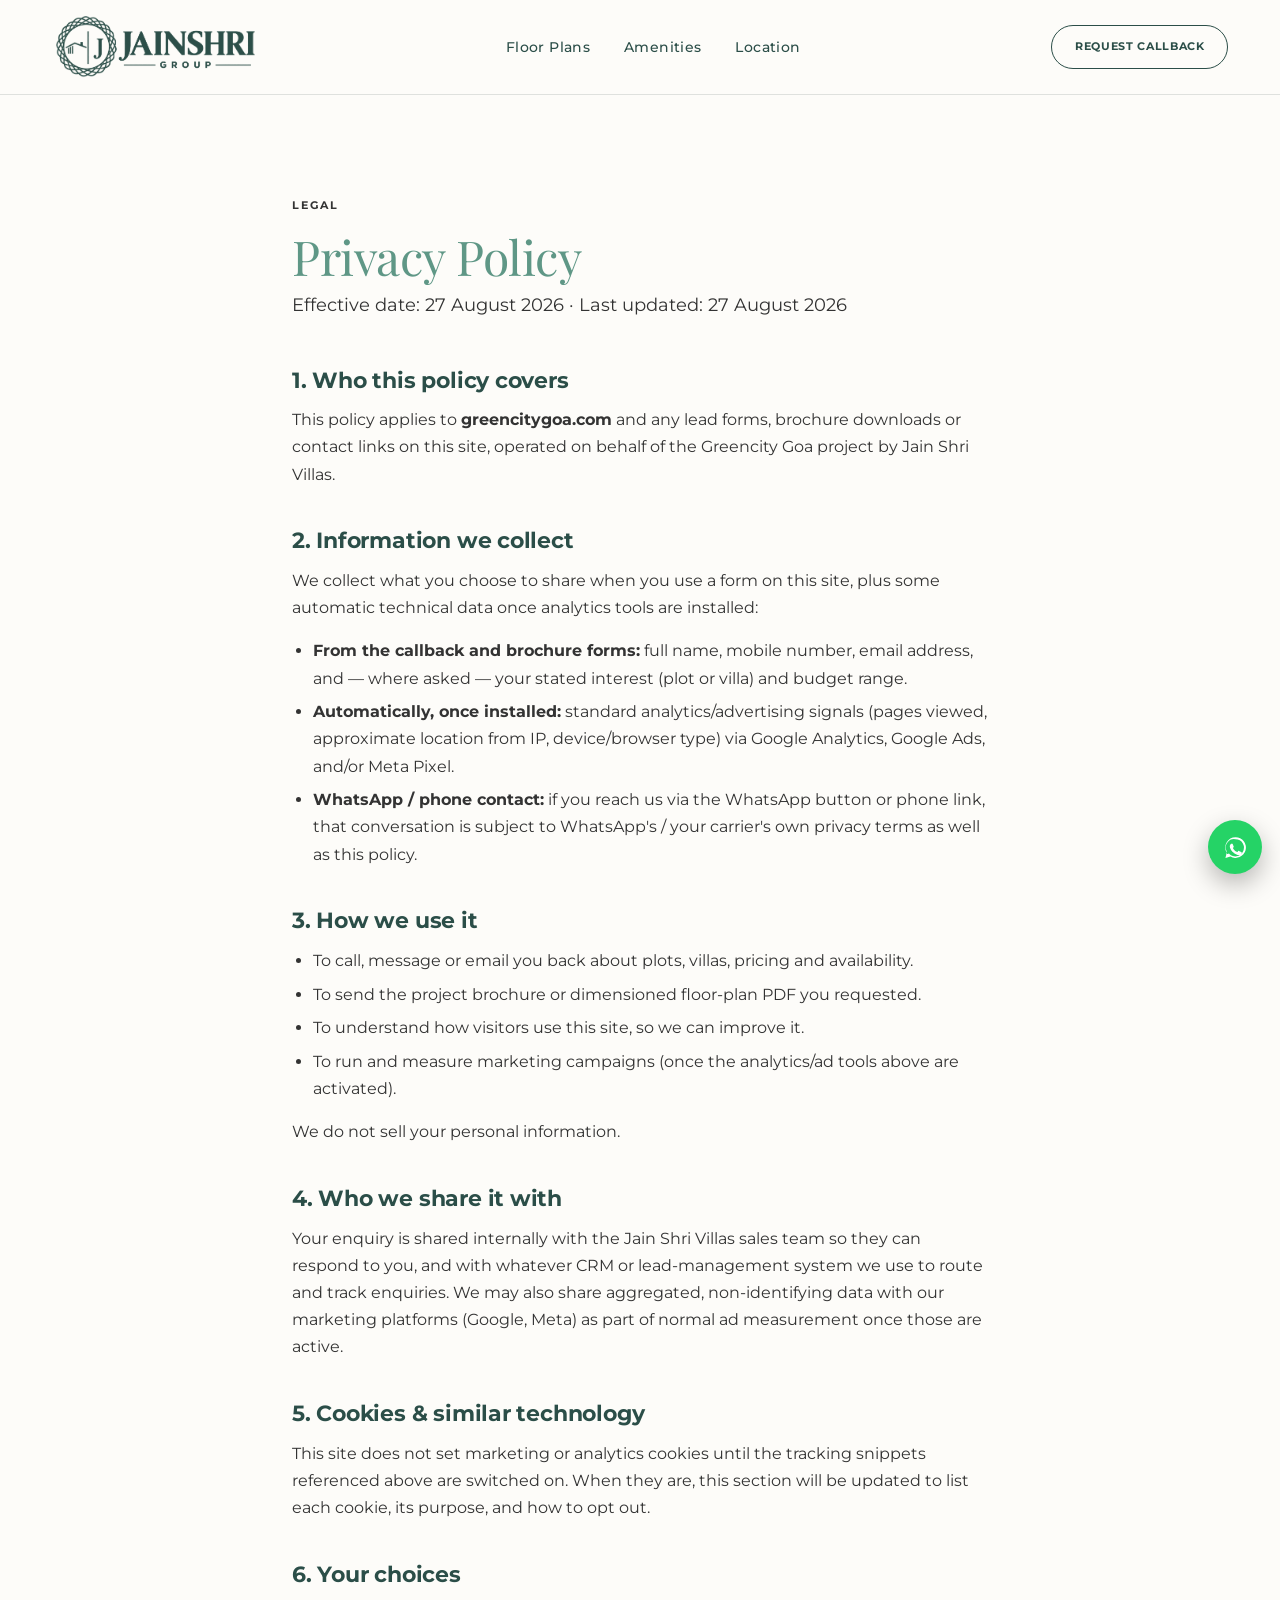
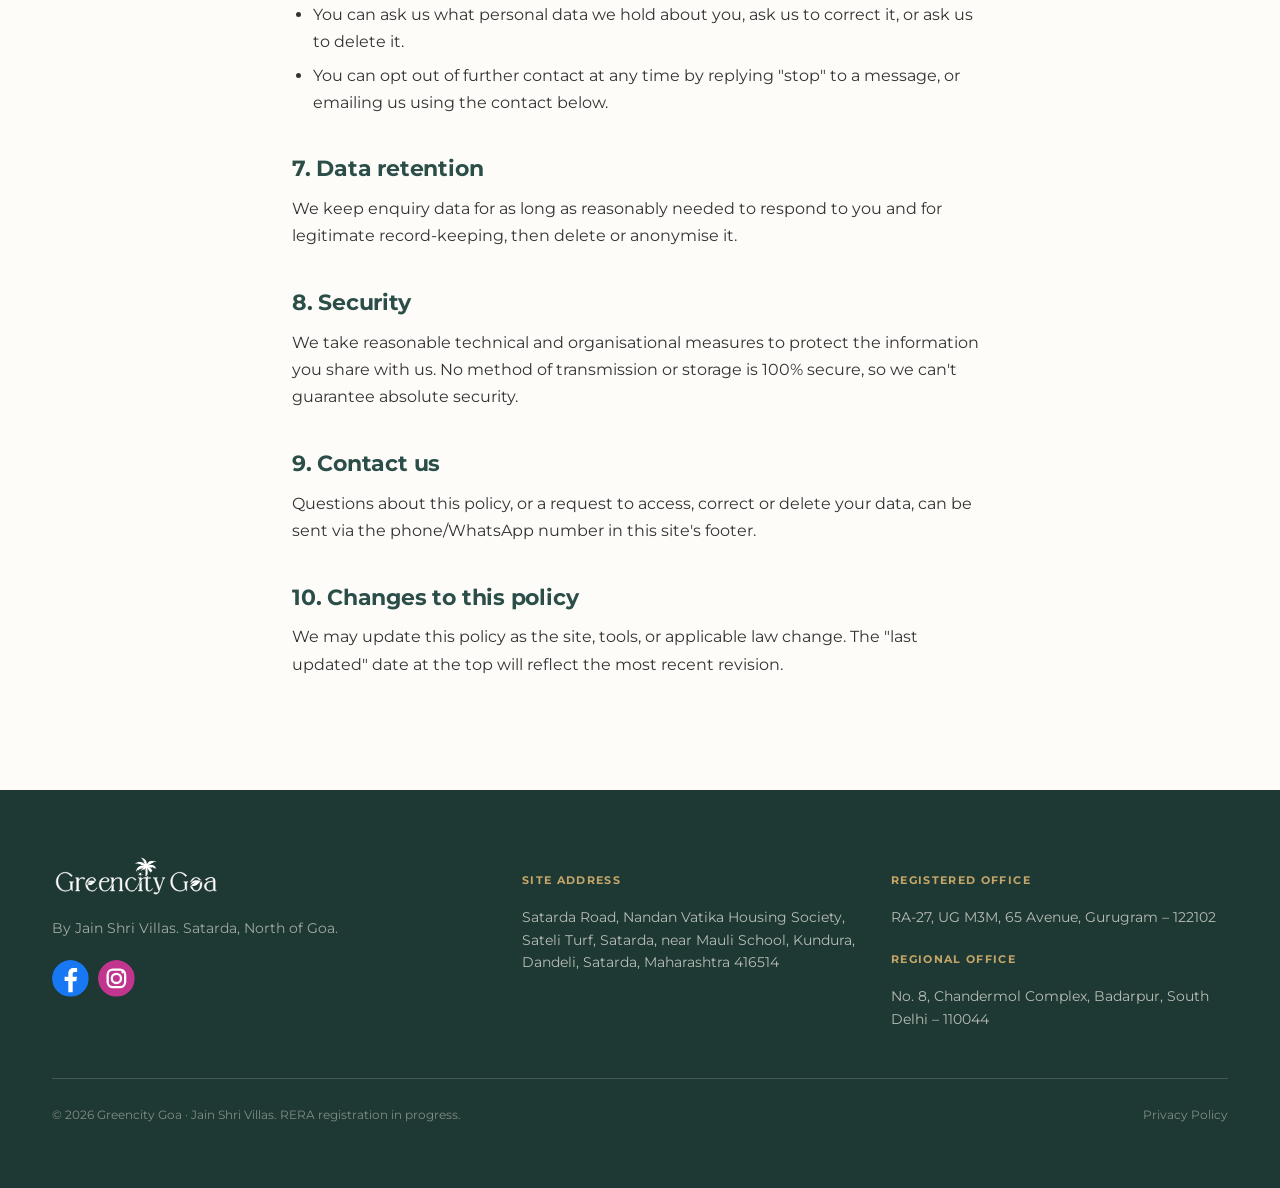
<file: privacy-policy.html>
<!doctype html>
<html lang="en">
<head>
<meta charset="UTF-8">
<meta name="viewport" content="width=device-width, initial-scale=1">
<title>Privacy Policy | Greencity Goa</title>
<meta name="description" content="How Greencity Goa (Jain Shri Villas) collects, uses and protects the information you share through this website.">
<meta name="robots" content="noindex, follow">
<!-- noindex — a legal boilerplate page isn't something search should rank;
     it should still be reachable and crawlable via the footer link (hence
     "follow", not "nofollow"). Remove noindex once the client wants it
     indexed, if ever. -->
<link rel="canonical" href="https://greencitygoa.com/privacy-policy.html">

<link rel="icon" href="assets/img/favicon-32.png" sizes="32x32" type="image/png">
<link rel="apple-touch-icon" href="assets/img/favicon-180.png">

<link rel="preconnect" href="https://fonts.googleapis.com">
<link rel="preconnect" href="https://fonts.gstatic.com" crossorigin>
<link rel="preload" as="style" href="https://fonts.googleapis.com/css2?family=Playfair+Display:ital,wght@0,400;0,500;0,600;0,700;1,400;1,500;1,600;1,700&family=Montserrat:ital,wght@0,400;0,500;0,600;0,700;1,400;1,500&display=swap">
<link href="https://fonts.googleapis.com/css2?family=Playfair+Display:ital,wght@0,400;0,500;0,600;0,700;1,400;1,500;1,600;1,700&family=Montserrat:ital,wght@0,400;0,500;0,600;0,700;1,400;1,500&display=swap" rel="stylesheet" media="print" onload="this.media='all'; this.onload=null;">
<noscript><link href="https://fonts.googleapis.com/css2?family=Playfair+Display:ital,wght@0,400;0,500;0,600;0,700;1,400;1,500;1,600;1,700&family=Montserrat:ital,wght@0,400;0,500;0,600;0,700;1,400;1,500&display=swap" rel="stylesheet"></noscript>

<link rel="stylesheet" href="assets/css/styles.css?v=43">
<style>
  /* Long-form legal prose — the rest of the design system is built for
     marketing sections (headlines, cards, stat pairs), not paragraphs-and-
     lists body text, so this page gets its own small, scoped reading-layout
     block rather than stretching existing component classes to cover it. */
  .legal{ max-width: 760px; }
  .legal .lede{ margin-top: 0.4rem; }
  .legal h2{
    font-family: var(--font-body);
    font-size: var(--text-xl);
    font-weight: var(--weight-bold);
    color: var(--forest);
    margin-top: 2.6rem;
    margin-bottom: 0.9rem;
  }
  .legal h2:first-of-type{ margin-top: 3rem; }
  .legal p{ color: var(--taupe); line-height: 1.7; margin-bottom: 1rem; max-width: 68ch; }
  .legal ul{ margin: 0 0 1rem; padding-left: 1.3rem; list-style: disc; }
  .legal li{ color: var(--taupe); line-height: 1.7; margin-bottom: 0.4rem; max-width: 66ch; }
  .legal a{ text-decoration: underline; text-underline-offset: 2px; }
  .legal .tbd{ color: var(--terracotta); font-style: italic; }
</style>
</head>
<body>
<div class="preloader" id="preloader" aria-hidden="true">
  <svg class="preloader__palm" viewBox="0 0 500 500"><use class="preloader__palm-path" href="#texture-palm"/></svg>
  <img src="assets/img/logo/greencity-goa-horizontal.svg?v=1" alt="" class="preloader__logo">
</div>
<a class="skip-link" href="#main">Skip to content</a>

<svg class="visually-hidden" aria-hidden="true">
  <defs>
    <symbol id="i-download" viewBox="0 0 24 24" fill="none" stroke="currentColor" stroke-width="1.6" stroke-linecap="round" stroke-linejoin="round">
      <path d="M12 3v12"/><path d="M7.5 10.5 12 15l4.5-4.5"/><path d="M5 21h14"/>
    </symbol>
    <symbol id="i-facebook" viewBox="0 0 24 24">
      <circle cx="12" cy="12" r="12" fill="#1877F2"/>
      <path d="M13.5 21v-7.2h2.4l.36-2.8h-2.76V9.2c0-.8.22-1.36 1.38-1.36h1.48V5.3c-.26-.03-1.13-.11-2.15-.11-2.13 0-3.58 1.3-3.58 3.68v2.05H8.2v2.8h2.43V21h2.87Z" fill="#fff"/>
    </symbol>
    <symbol id="i-instagram" viewBox="0 0 24 24">
      <circle cx="12" cy="12" r="12" fill="#C1358F"/>
      <rect x="6.3" y="6.3" width="11.4" height="11.4" rx="3.4" fill="none" stroke="#fff" stroke-width="1.5"/>
      <circle cx="12" cy="12" r="3" fill="none" stroke="#fff" stroke-width="1.5"/>
      <circle cx="16.1" cy="7.9" r="0.9" fill="#fff"/>
    </symbol>
    <symbol id="i-whatsapp" viewBox="0 0 24 24" fill="currentColor" stroke="none">
      <path d="M12 2.9a9.1 9.1 0 0 0-7.8 13.8L3 21.1l4.5-1.2A9.1 9.1 0 1 0 12 2.9Zm0 1.7a7.4 7.4 0 0 1 6.4 11.1 7.4 7.4 0 0 1-11.9 1.9l-.3-.3-2.7.7.7-2.6-.2-.3A7.4 7.4 0 0 1 12 4.6Zm-3.5 3.9c-.2 0-.5.1-.7.3-.2.3-.9 1-.9 2.3s.9 2.6 1 2.8c.1.2 1.8 2.9 4.5 4 .6.3 1.1.4 1.5.6.6.2 1.2.1 1.6.1.5-.1 1.5-.6 1.7-1.2.2-.6.2-1.1.2-1.2-.1-.1-.2-.2-.5-.3l-2-1c-.3-.1-.5-.1-.6.1l-.5.7c-.1.2-.3.2-.5.1-.3-.1-1.1-.4-2.1-1.3-.8-.7-1.3-1.6-1.5-1.9-.1-.2 0-.4.1-.5l.4-.5c.1-.2.2-.3.1-.5l-.9-2.2c-.1-.3-.3-.3-.5-.3Z"/>
    </symbol>
    <!-- Same palm-frond silhouette symbol as index.html, needed here only
         for the preloader's draw-in animation. -->
    <symbol id="texture-palm" viewBox="0 0 500 500">
      <g fill="none" stroke="currentColor" stroke-width="2.2" stroke-linecap="round">
        <path d="M250 480 C 246 360, 252 260, 260 90"/>
        <path d="M258 150 C 210 110, 140 95, 60 100 C 130 130, 190 165, 252 205"/>
        <path d="M262 140 C 320 88, 395 68, 470 78 C 400 100, 335 130, 268 178"/>
        <path d="M255 195 C 195 172, 120 172, 45 200 C 118 210, 185 232, 250 258"/>
        <path d="M263 190 C 330 160, 405 154, 470 178 C 400 190, 335 218, 267 250"/>
        <path d="M252 240 C 198 232, 135 245, 80 285 C 148 275, 205 280, 254 300"/>
        <path d="M262 235 C 320 220, 380 228, 430 262 C 365 260, 310 270, 264 292"/>
      </g>
    </symbol>
  </defs>
</svg>

<header class="nav">
  <div class="wrap nav__inner">
    <a href="index.html#top" class="nav__logo" aria-label="Jain Shri Group — home">
      <img src="assets/img/logo/jainshri-group-forest.png?v=1" alt="Jain Shri Group">
    </a>
    <nav class="nav__links" aria-label="Primary">
      <a href="index.html#floor-plans">Floor Plans</a>
      <a href="index.html#amenities">Amenities</a>
      <a href="index.html#location">Location</a>
    </nav>
    <div class="nav__cta">
      <a href="index.html#hero-form" class="btn btn--outline btn--sm">Request Callback</a>
    </div>
    <button type="button" class="nav__burger" id="nav-burger" aria-label="Open menu" aria-expanded="false" aria-controls="nav-mobile">
      <span></span><span></span><span></span>
    </button>
  </div>
  <div class="nav__mobile" id="nav-mobile">
    <a href="index.html#floor-plans">Floor Plans</a>
    <a href="index.html#amenities">Amenities</a>
    <a href="index.html#location">Location</a>
    <a href="index.html#hero-form" class="btn btn--outline btn--block">Request Callback</a>
  </div>
</header>

<main id="main">
<section class="section--cream">
  <div class="wrap legal">
    <p class="eyebrow">Legal</p>
    <h1 class="headline headline--wide">Privacy Policy</h1>
    <p class="lede">Effective date: 27 August 2026 · Last updated: 27 August 2026</p>

    <h2>1. Who this policy covers</h2>
    <p>This policy applies to <strong>greencitygoa.com</strong> and any lead forms, brochure downloads or contact links on this site, operated on behalf of the Greencity Goa project by Jain Shri Villas.</p>

    <h2>2. Information we collect</h2>
    <p>We collect what you choose to share when you use a form on this site, plus some automatic technical data once analytics tools are installed:</p>
    <ul>
      <li><strong>From the callback and brochure forms:</strong> full name, mobile number, email address, and — where asked — your stated interest (plot or villa) and budget range.</li>
      <li><strong>Automatically, once installed:</strong> standard analytics/advertising signals (pages viewed, approximate location from IP, device/browser type) via Google Analytics, Google Ads, and/or Meta Pixel.</li>
      <li><strong>WhatsApp / phone contact:</strong> if you reach us via the WhatsApp button or phone link, that conversation is subject to WhatsApp's / your carrier's own privacy terms as well as this policy.</li>
    </ul>

    <h2>3. How we use it</h2>
    <ul>
      <li>To call, message or email you back about plots, villas, pricing and availability.</li>
      <li>To send the project brochure or dimensioned floor-plan PDF you requested.</li>
      <li>To understand how visitors use this site, so we can improve it.</li>
      <li>To run and measure marketing campaigns (once the analytics/ad tools above are activated).</li>
    </ul>
    <p>We do not sell your personal information.</p>

    <h2>4. Who we share it with</h2>
    <p>Your enquiry is shared internally with the Jain Shri Villas sales team so they can respond to you, and with whatever CRM or lead-management system we use to route and track enquiries. We may also share aggregated, non-identifying data with our marketing platforms (Google, Meta) as part of normal ad measurement once those are active.</p>

    <h2>5. Cookies &amp; similar technology</h2>
    <p>This site does not set marketing or analytics cookies until the tracking snippets referenced above are switched on. When they are, this section will be updated to list each cookie, its purpose, and how to opt out.</p>

    <h2>6. Your choices</h2>
    <ul>
      <li>You can ask us what personal data we hold about you, ask us to correct it, or ask us to delete it.</li>
      <li>You can opt out of further contact at any time by replying "stop" to a message, or emailing us using the contact below.</li>
    </ul>

    <h2>7. Data retention</h2>
    <p>We keep enquiry data for as long as reasonably needed to respond to you and for legitimate record-keeping, then delete or anonymise it.</p>

    <h2>8. Security</h2>
    <p>We take reasonable technical and organisational measures to protect the information you share with us. No method of transmission or storage is 100% secure, so we can't guarantee absolute security.</p>

    <h2>9. Contact us</h2>
    <p>Questions about this policy, or a request to access, correct or delete your data, can be sent via the phone/WhatsApp number in this site's footer.</p>

    <h2>10. Changes to this policy</h2>
    <p>We may update this policy as the site, tools, or applicable law change. The "last updated" date at the top will reflect the most recent revision.</p>
  </div>
</section>
</main>

<footer class="footer">
  <div class="wrap">
    <div class="footer__grid">
      <div class="footer__brand">
        <a href="index.html#top" aria-label="Greencity Goa — home">
          <img src="assets/img/logo/greencity-goa-horizontal.svg?v=6" alt="Greencity Goa" class="footer__logo">
        </a>
        <p>By Jain Shri Villas. Satarda, North of Goa.</p>
        <div class="footer__socials">
          <a href="https://facebook.com/jainshriluxuryvillas" target="_blank" rel="noopener" aria-label="Greencity Goa on Facebook" class="footer__social">
            <svg class="icon"><use href="#i-facebook"/></svg>
          </a>
          <a href="https://instagram.com/jain_shri_villas" target="_blank" rel="noopener" aria-label="Greencity Goa on Instagram" class="footer__social">
            <svg class="icon"><use href="#i-instagram"/></svg>
          </a>
        </div>
      </div>

      <div>
        <h5>Site Address</h5>
        <p class="footer__address">Satarda Road, Nandan Vatika Housing Society, Sateli Turf, Satarda, near Mauli School, Kundura, Dandeli, Satarda, Maharashtra 416514</p>
      </div>

      <div>
        <h5>Registered Office</h5>
        <p class="footer__address">RA-27, UG M3M, 65 Avenue, Gurugram – 122102</p>
        <h5 class="footer__h5--spaced">Regional Office</h5>
        <p class="footer__address">No. 8, Chandermol Complex, Badarpur, South Delhi – 110044</p>
      </div>
    </div>

    <div class="footer__bottom">
      <span>© 2026 Greencity Goa · Jain Shri Villas. RERA registration in progress.</span>
      <span><a href="privacy-policy.html">Privacy Policy</a></span>
    </div>
  </div>
</footer>

<a class="whatsapp-float" href="https://wa.me/919971436918?text=Hi%2C%20I%27m%20interested%20in%20Greencity%20Goa" target="_blank" rel="noopener" aria-label="Chat on WhatsApp">
  <svg class="icon"><use href="#i-whatsapp"/></svg>
</a>

<script>
  // Minimal inline burger toggle — this page doesn't load the full
  // script.js (that file wires up the hero form, floor-plan tabs, FAQ
  // accordion, etc., none of which exist on this page), but the nav
  // burger still needs its open/close behavior.
  (function(){
    var burger = document.getElementById("nav-burger");
    var mobileNav = document.getElementById("nav-mobile");
    if (burger && mobileNav) {
      burger.addEventListener("click", function () {
        var open = burger.getAttribute("aria-expanded") === "true";
        burger.setAttribute("aria-expanded", String(!open));
        mobileNav.classList.toggle("is-open", !open);
      });
    }

    // Preloader — same 1s-then-fade behaviour as script.js on the main
    // page, duplicated inline since this page doesn't load script.js.
    var preloader = document.getElementById("preloader");
    if (preloader) {
      window.setTimeout(function () {
        preloader.classList.add("is-hidden");
        preloader.addEventListener("transitionend", function () {
          preloader.remove();
        }, { once: true });
      }, 1000);
    }
  })();
</script>
</body>
</html>
</file>
<file: assets/css/styles.css>
/* =========================================================================
   GREENCITY GOA — Landing Page Stylesheet
   Design system per docs: Instruction Documents/04-design-system.md, re-tuned
   against maehrhomes.com's actual live CSS (colors + fonts read directly
   from their :root custom properties, not eyeballed).
   Palette: cream #FFFAF0, sage #5F9786 (headlines/blocks), dark #2b4e48
   (icons/numbers/UI chrome), gold #c4a668 (stat labels), body #333333.
   Fredoka (display, substituting for their licensed "Black Mango") +
   Montserrat (body/UI, their real font). Pill buttons, organic masks.
   ========================================================================= */

/* -------------------------------------------------------------------------
   1. TOKENS
   ------------------------------------------------------------------------- */
:root{
  /* Colors — pulled directly from maehrhomes.com's own :root CSS custom
     properties (read live via getComputedStyle/cssRules, not eyeballed):
     --primary-color:#5F9786 --secondary-color:#FFFAF0 --text-color:#333333
     --accent-color:#015571 --orange-color:#c4a668 --dark-color:#2b4e48
     --divider-color:#DFE1DE. Mapped onto this project's token names below. */
  --cream:        #FDFCF9;   /* lightened from Maehr's #FFFAF0 — client feedback was that the
                                 page read too yellow/wheat-toned against the greens once more
                                 sections were built out; kept a faint warmth rather than pure
                                 #FFFFFF (flat/stark), but pulled it much closer to white. */
  --cream-deep:   #F8F6F1;   /* same pass, from #F5EEDC — was the more noticeably tan of the two */
  --sage:         #5F9786;   /* Maehr --primary-color — headline text + card-block bg */
  --forest:       #2b4e48;   /* Maehr --dark-color — icons, stat numbers, dark section bg, UI chrome */
  --forest-deep:  #1E3833;   /* derived — darker than --forest, for nav/footer if needed */
  --leaf:         #2b4e48;   /* alias to --forest for icon consistency */
  --teal:         #015571;   /* Maehr --accent-color */
  --terracotta:   #BD8271;   /* kept defined but not used as a block color anymore —
                                 Maehr's real palette has no terracotta; sage fills that role now */
  --gold:         #c4a668;   /* Maehr --orange-color — italic stat label, eyebrow accents */
  --gold-on-dark: #E4C286;   /* lighter/warmer than --gold on purpose — the hero eyebrow sits
                                 directly on a dark photo and needs more contrast than the muted
                                 --gold reads at over cream backgrounds; a deliberate variant,
                                 not a duplicate left over from not reusing --gold. */
  --taupe:        #333333;   /* Maehr --text-color — body copy */
  --white:        #FFFFFF;
  --line:         #DFE1DE;   /* Maehr --divider-color */
  --line-on-dark: rgba(248,245,236,0.18);
  --error:        #B3453B;   /* invalid field border/text */
  --error-bg:     #FBEEEC;   /* invalid field background tint */
  --growth-navy:  #1B4B63;   /* Growth section headline only — a deeper teal-navy distinct
                                 from --teal, tuned for contrast against that section's own
                                 pale gradient backdrop; not used anywhere else on the page. */

  /* Type — see the <head> comment in index.html for why Fredoka substitutes
     for Maehr's actual (commercially-licensed) "Black Mango" heading font,
     and why Montserrat is used as-is for body/UI (their real body font). */
  --font-display: "Playfair Display", Georgia, "Times New Roman", serif;
  --font-body:    "Montserrat", -apple-system, BlinkMacSystemFont, "Segoe UI", sans-serif;

  /* Type scale — a design-system audit pass found 12+ near-duplicate small
     sizes (0.68rem/0.7rem/0.72rem doing the same job in three places, etc.)
     with no shared steps. Consolidated to 7 static sizes below; every value
     within ~0.03rem of a step was folded into it (imperceptible on screen —
     e.g. form inputs move 0.95rem→1rem, which as a side effect also clears
     iOS Safari's 16px auto-zoom-on-focus threshold). Headline/display sizes
     use their own fluid (clamp()) scale further down since they need to
     respond to viewport width, not just pick one static number; the hero
     h1 and Growth section's title were two independently-tuned near-
     identical clamps (2.3rem/6.4vw/4rem vs 2.4rem/6vw/4rem) now sharing one. */
  --text-2xs:  0.7rem;    /* eyebrows, tags, pills, micro-labels */
  --text-xs:   0.76rem;   /* fineprint, captions, small meta */
  --text-sm:   0.82rem;   /* buttons, secondary descriptions */
  --text-base: 0.88rem;   /* nav links, footer copy, body-adjacent UI text */
  --text-md:   1rem;      /* form inputs, FAQ questions */
  --text-lg:   1.15rem;   /* card/portfolio titles, modal heading */
  --text-xl:   1.35rem;   /* hero form heading, largest card heading */
  --text-ghost-sm: 4.5rem;                  /* small background numeral (amenity card badges) */
  --text-ghost:    clamp(5rem, 14vw, 9rem);       /* default background ghost numeral */
  --text-ghost-lg: clamp(6rem, 20vw, 11rem);      /* floor-plan display — wider container, bigger numeral */
  --text-display-xs: clamp(1rem, 1.6vw, 1.15rem);   /* italic sub-headlines */
  --text-display-sm: clamp(1.6rem, 3vw, 2.1rem);    /* credibility-strip stat numerals */
  --text-display-md: clamp(1.9rem, 4.2vw, 3rem);    /* standard section .headline */
  --text-display-lg: clamp(2rem, 4vw, 3.4rem);      /* investment stat-pair numerals */
  --text-display-xl: clamp(2.3rem, 6.4vw, 4rem);    /* hero h1 + Growth section title */

  /* Weight roles — the file used 400/500/600/700 somewhat interchangeably
     across components with no documented rule for which weight means what.
     Named here so "medium nav link" vs "bold button label" is a legible
     choice in the CSS, not just a bare number. Same 4 numeric values as
     before in every case — this is a naming pass, not a visual change. */
  --weight-regular:  400;
  --weight-medium:   500;
  --weight-semibold: 600;
  --weight-bold:     700;

  /* Rhythm — a spacing scale, introduced during a design-system audit pass.
     Not retrofitted onto every declaration in the file (too high-risk for
     one pass over a page this size), but adopted at the highest-repetition,
     most "systemic" spots (section rhythm, field spacing, section-head
     spacing) so new work has a real scale to reach for instead of another
     bespoke rem value. */
  --space-1: 0.4rem;
  --space-2: 0.6rem;
  --space-3: 1rem;
  --space-4: 1.4rem;
  --space-5: 1.6rem;
  --space-6: 2rem;
  --space-7: 2.4rem;
  --space-8: 3rem;
  --section-pad-y: clamp(3.8rem, 7.5vw, 7rem);
  --container-w: 1240px;
  --radius-card: 18px;
  --radius-pill: 999px;

  /* Motion */
  --ease: cubic-bezier(.4,0,.2,1);
}

/* -------------------------------------------------------------------------
   2. RESET
   ------------------------------------------------------------------------- */
*, *::before, *::after{ box-sizing: border-box; }
/* overflow-x:hidden on BOTH html and body — body alone is what desktop Chrome
   needs and is what this file had, but iOS Safari treats <html> as the real
   scrolling container, so body-only clipping doesn't stop the sideways
   scroll/rubber-band there even though nothing visibly overflows. This is
   why a real iPhone could scroll right into blank space while every
   Chromium-based check during development reported zero overflow. */
html{ scroll-behavior: smooth; overflow-x: hidden; width: 100%; }
body{
  margin: 0;
  background: var(--cream);
  color: var(--forest);
  font-family: var(--font-body);
  font-size: 16px;
  line-height: 1.6;
  -webkit-font-smoothing: antialiased;
  overflow-x: hidden;
}
img{ max-width: 100%; display: block; }
a{ color: inherit; text-decoration: none; }
ul{ margin: 0; padding: 0; list-style: none; }
h1,h2,h3,h4,p,figure{ margin: 0; }
button{ font: inherit; cursor: pointer; }
input, select, textarea{ font: inherit; }
svg{ display: block; }

/* Respect reduced-motion */
@media (prefers-reduced-motion: reduce){
  html{ scroll-behavior: auto; }
  *{ animation-duration: 0.01ms !important; transition-duration: 0.01ms !important; }
}

/* Default icon size — deliberately placed here, right after the reset and
   before every component section, rather than at the bottom of the file.
   Component-specific icon sizes (.card--icon .icon, .growth-item .growth-icon,
   etc.) now win by simply coming LATER in source order, the same way the
   cascade works everywhere else in this file. Previously this lived at the
   very bottom, which meant every override had to out-specificity it instead
   — and the one place that didn't (a bare .growth-icon class tied with this
   rule) rendered at 1.2rem instead of its intended size until that got
   tracked down. Moving the rule removes the trap instead of just patching
   the one place it was found. */
.icon{ width: 1.2rem; height: 1.2rem; display: inline-block; flex-shrink: 0; }

/* -------------------------------------------------------------------------
   3. TYPOGRAPHY
   ------------------------------------------------------------------------- */
h1,h2,h3,h4{
  font-family: var(--font-display);
  font-weight: var(--weight-regular);
  color: var(--sage);
  line-height: 1.08;
  letter-spacing: -0.01em;
}
.on-dark{ color: var(--cream); }

.eyebrow{
  display: inline-block;
  font-family: var(--font-body);
  font-size: var(--text-2xs);
  font-weight: var(--weight-bold);
  letter-spacing: 0.18em;
  text-transform: uppercase;
  color: var(--gold);
  margin-bottom: 0.9rem;
}
.eyebrow--dark{ color: var(--gold); }
.eyebrow--on-terracotta{ color: var(--white); opacity: 0.85; }

.headline{
  font-size: var(--text-display-md);
  font-weight: var(--weight-regular);
  max-width: 16ch;
}
.headline strong, .headline b{
  font-weight: var(--weight-bold);
}
.headline em{
  font-style: italic;
  font-weight: var(--weight-regular);
}
.headline--wide{ max-width: 24ch; }

.tagline{
  font-family: var(--font-display);
  font-style: italic;
  font-weight: var(--weight-regular);
  font-size: var(--text-display-xs);
  color: var(--taupe);
  margin-top: 0.6rem;
}
.on-dark .tagline{ color: rgba(248,245,236,0.72); }

.lede{
  font-size: var(--text-lg);
  color: var(--taupe);
  max-width: 58ch;
  margin-top: 1.1rem;
}
.lede + .lede{ margin-top: 0.9rem; }
.on-dark .lede{ color: rgba(248,245,236,0.78); }

.section-head{ margin-bottom: var(--space-7); }
.section-head.center{ text-align: center; margin-left: auto; margin-right: auto; }
.section-head.center .headline{ max-width: 22ch; margin-left: auto; margin-right: auto; }
.section-head.center .lede{ margin-left: auto; margin-right: auto; }

/* -------------------------------------------------------------------------
   4. LAYOUT HELPERS
   ------------------------------------------------------------------------- */
.wrap{
  width: 100%;
  max-width: var(--container-w);
  margin: 0 auto;
  padding: 0 1.25rem;
}
@media (min-width: 640px){ .wrap{ padding: 0 2rem; } }

section{ padding: var(--section-pad-y) 0; position: relative; }
.section--cream{ background: var(--cream); }
.section--cream-deep{ background: var(--cream-deep); }
.section--dark{ background: var(--forest); }
.section--terracotta{ background: var(--terracotta); }

.grid{ display: grid; gap: 1.5rem; }
@media (min-width: 780px){
  .grid-2{ grid-template-columns: 1fr 1fr; }
  .grid-3{ grid-template-columns: repeat(3, 1fr); }
  .grid-4{ grid-template-columns: repeat(4, 1fr); }
}

.placeholder-flag{
  display: inline-flex;
  align-items: center;
  gap: 0.4em;
  font-size: var(--text-2xs);
  font-weight: var(--weight-bold);
  letter-spacing: 0.08em;
  text-transform: uppercase;
  color: var(--terracotta);
  border: 1px solid currentColor;
  border-radius: var(--radius-pill);
  padding: 0.2em 0.75em;
}

/* -------------------------------------------------------------------------
   5. BUTTONS
   ------------------------------------------------------------------------- */
.btn{
  display: inline-flex;
  align-items: center;
  justify-content: center;
  gap: 0.5em;
  font-family: var(--font-body);
  font-size: var(--text-sm);
  font-weight: var(--weight-bold);
  letter-spacing: 0.06em;
  text-transform: uppercase;
  padding: 1rem 1.9rem;
  border-radius: var(--radius-pill);
  border: 1.5px solid transparent;
  transition: transform .25s var(--ease), background-color .25s var(--ease), border-color .25s var(--ease), color .25s var(--ease), box-shadow .25s var(--ease);
  white-space: nowrap;
}
.btn:active{ transform: scale(0.97); }
.btn:disabled{
  /* Real state, not hypothetical — script.js sets this on every form submit
     ("Sending…") and there was previously no CSS for it at all, so the
     button looked fully interactive while actually inert. pointer-events:none
     also suppresses :hover on the variant classes below without needing to
     override each one individually. */
  opacity: 0.6;
  cursor: not-allowed;
  pointer-events: none;
  transform: none;
}

.btn--solid{
  background: var(--forest);
  color: var(--cream);
  border-color: var(--forest);
}
.btn--solid:hover{ background: var(--forest-deep); border-color: var(--forest-deep); }

.btn--gradient{
  background: linear-gradient(100deg, var(--teal), var(--leaf));
  color: var(--white);
}
.btn--gradient:hover{ box-shadow: 0 8px 24px rgba(20,69,61,0.35); }

.btn--outline{
  background: transparent;
  color: var(--forest);
  border-color: var(--forest);
}
.btn--outline:hover{ background: var(--forest); color: var(--cream); }

.btn--outline-light{
  background: transparent;
  color: var(--white);
  border-color: rgba(255,255,255,0.7);
}
.btn--outline-light:hover{ background: var(--white); color: var(--forest); }

.btn--block{ width: 100%; }
.btn--sm{ padding: 0.75rem 1.4rem; font-size: var(--text-2xs); }

.btn-arrow{
  display: inline-flex;
  align-items: center;
  justify-content: center;
  width: 2.6rem;
  height: 2.6rem;
  border-radius: 50%;
  background: var(--white);
  color: var(--forest);
  flex-shrink: 0;
}
.btn-arrow svg{ width: 1.1rem; height: 1.1rem; }
.btn-arrow--sm{ width: 1.7rem; height: 1.7rem; }
.btn-arrow--sm svg{ width: 0.8rem; height: 0.8rem; }

.link-cta{
  display: inline-block;
  font-size: var(--text-xs);
  font-weight: var(--weight-bold);
  letter-spacing: 0.14em;
  text-transform: uppercase;
  border-bottom: 1px solid currentColor;
  padding-bottom: 0.2em;
}

/* -------------------------------------------------------------------------
   6. NAV
   ------------------------------------------------------------------------- */
.nav{
  position: sticky;
  top: 0;
  z-index: 60;
  background: var(--cream);
  border-bottom: 1px solid var(--line);
}
.nav__inner{
  display: flex;
  align-items: center;
  justify-content: space-between;
  gap: 1.5rem;
  /* Mobile nav was taking up a disproportionate slice of the first
     screen — trimmed both the vertical padding and the logo size down
     for small viewports; desktop keeps the original, larger sizing. */
  padding-top: 0.6rem;
  padding-bottom: 0.6rem;
}
@media (min-width: 640px){
  .nav__inner{ padding-top: 1rem; padding-bottom: 1rem; }
}
.nav__logo{ display: flex; align-items: center; flex-shrink: 0; }
.nav__logo img{
  height: 38px;
  width: auto;
}
@media (min-width: 640px){ .nav__logo img{ height: 62px; } }

.nav__links{
  display: none;
  align-items: center;
  gap: 2.1rem;
}
@media (min-width: 900px){
  .nav__links{ display: flex; }
}
.nav__links a{
  color: var(--forest);
  font-size: var(--text-base);
  font-weight: var(--weight-medium);
  letter-spacing: 0.03em;
  transition: color .2s var(--ease);
}
.nav__links a:hover{ color: var(--leaf); }

.nav__cta{ display: none; }
@media (min-width: 640px){
  .nav__cta{ display: inline-flex; }
  .nav__cta .btn{ padding: 0.75rem 1.4rem; font-size: var(--text-2xs); }
}

.nav__burger{
  display: flex;
  flex-direction: column;
  justify-content: center;
  gap: 5px;
  width: 2.4rem; height: 2.4rem;
  background: none; border: none;
  padding: 0;
}
.nav__burger span{
  display: block; height: 1.5px; width: 100%;
  background: var(--forest);
  transition: transform .25s var(--ease), opacity .25s var(--ease);
}
.nav__burger[aria-expanded="true"] span:nth-child(1){ transform: translateY(6.5px) rotate(45deg); }
.nav__burger[aria-expanded="true"] span:nth-child(2){ opacity: 0; }
.nav__burger[aria-expanded="true"] span:nth-child(3){ transform: translateY(-6.5px) rotate(-45deg); }
@media (min-width: 900px){ .nav__burger{ display: none; } }

.nav__mobile{
  display: none;
  flex-direction: column;
  gap: 0.2rem;
  padding: 0.6rem 1.25rem 1.4rem;
  background: var(--cream);
  border-top: 1px solid var(--line);
}
.nav__mobile.is-open{ display: flex; }
.nav__mobile a{
  padding: 0.85rem 0.2rem;
  color: var(--forest);
  font-size: var(--text-md);
  font-weight: var(--weight-medium);
  border-bottom: 1px solid var(--line);
}
.nav__mobile .btn{ margin-top: 0.9rem; }
@media (min-width: 900px){ .nav__mobile{ display: none !important; } }

/* -------------------------------------------------------------------------
   8. HERO
   ------------------------------------------------------------------------- */
.hero{
  position: relative;
  background: var(--forest);
  color: var(--cream);
  /* min-height (not a fixed height) so the hero reads as a real full-screen
     moment rather than shrinking to its (short) content — but sized to
     land exactly where the fixed mobile sticky-bar begins, not past it.
     Without the subtraction, hero content spilled a sliver of the next
     section (the credibility strip) in underneath the sticky bar on
     first load, visibly slicing through its text. 108px = mobile nav
     (58px) + sticky-bar (50px); svh (not vh) so iOS Safari's address bar
     doesn't throw the sum off. Plain vh first as a fallback for browsers
     without svh support. */
  min-height: 76vh;
  min-height: calc(100svh - 108px);
  display: flex;
  align-items: center;
  overflow: hidden;
}
@media (min-width: 640px){
  /* nav grows taller at this breakpoint (bigger logo, more padding) —
     re-tuned so the same "land just above the sticky bar" logic holds. */
  .hero{ min-height: calc(100svh - 145px); }
}
@media (min-width: 900px){
  /* sticky-bar is hidden from here up — hero can be a touch more generous
     since there's no fixed bar to clear underneath it. */
  .hero{ min-height: 78vh; }
}
/* The lead form used to live here in a two-column grid (headline left,
   form right) — it's moved out to its own section after FAQ now, so the
   hero is just the brand moment: logo, headline, subhead, one CTA,
   centered as a single column at every width. Simpler layout now that
   there's no second column to balance against. */
.hero__layout{
  position: relative;
  z-index: 1;
  text-align: center;
  max-width: 640px;
  margin: 0 auto;
  width: 100%;
  padding-top: clamp(1.5rem, 4vw, 2.5rem);
  padding-bottom: clamp(1.5rem, 4vw, 2.5rem);
  display: flex;
  flex-direction: column;
  align-items: center;
}
.hero__brand-mark{
  /* Horizontal lockup (~4.1:1) — width-driven sizing with height:auto,
     not the height-driven clamp the taller stacked mark used, or it'd
     balloon far too wide on bigger screens. Bumped up specifically for
     phone widths (higher vw + floor) — the 300px floor stays comfortably
     inside the .wrap padding down to ~340px viewports, covering every
     phone in real-world use. */
  width: clamp(300px, 84vw, 560px);
  height: auto;
  margin-bottom: clamp(1.1rem, 3.5vw, 1.6rem);
  filter: drop-shadow(0 6px 18px rgba(0,0,0,0.35));
}
.hero__tagline{
  font-family: var(--font-body);
  font-size: clamp(0.95rem, 3vw, 1.15rem);
  font-weight: var(--weight-medium);
  letter-spacing: 0.015em;
  color: var(--cream);
  text-shadow: 0 2px 10px rgba(0,0,0,0.35);
  max-width: 26em;
  margin: 0;
}
.hero__tagline-dot{
  display: inline-block;
  margin: 0 0.15em;
  color: var(--gold-on-dark, var(--gold));
}
.hero__bg{
  position: absolute;
  inset: 0;
  z-index: 0;
}
.hero__bg img{
  width: 100%; height: 100%; object-fit: cover;
  /* aerial-3.jpg (client-supplied render, replaced aerial-2.jpg) is
     pre-cropped tight around the villas themselves — top ~15% of mostly
     plain sky trimmed off — so object-fit:cover can't land on empty sky
     or field no matter how tall/narrow the hero container gets. */
  object-position: 50% 40%;
}
.hero__bg::after{
  content: "";
  position: absolute; inset: 0;
  /* Lightened from 0.7/0.78/0.94 — the villas were getting lost under the
     overlay; text is still legible (white text over the darkest, 55-100%
     band) but the photo itself now reads through more. */
  background: linear-gradient(180deg, rgba(15,28,20,0.55) 0%, rgba(15,28,20,0.62) 55%, rgba(15,28,20,0.8) 100%);
}
.hero__cta{
  /* Extra gap above the button on purpose — gives the villa photo behind
     the tagline room to actually show through instead of the content
     stacking edge-to-edge over it. */
  margin-top: clamp(3.5rem, 11vw, 5.5rem);
  background: var(--white);
  color: var(--forest);
  border-color: var(--white);
}
.hero__cta:hover{ background: var(--cream); border-color: var(--cream); }

.hero__form-wrap{ position: relative; z-index: 1; max-width: 480px; margin: 0 auto; }
.hero__form{
  /* Glassmorphism: frosted translucent panel — was over the hero photo,
     now over this section's own solid dark background (the form moved
     out of the hero entirely). Still reads as a soft frosted card even
     without a photo behind it, and it means every other color override
     below (all tuned for light text on dark) still applies correctly
     without a rewrite. */
  background: rgba(255,255,255,0.14);
  -webkit-backdrop-filter: blur(22px) saturate(160%);
  backdrop-filter: blur(22px) saturate(160%);
  border: 1px solid rgba(255,255,255,0.32);
  color: var(--cream);
  border-radius: var(--radius-card);
  padding: 1.75rem 1.4rem 2rem;
  box-shadow: 0 30px 60px rgba(15,28,20,0.45);
}
@media (min-width: 640px){
  .hero__form{ padding: 2.25rem 2rem 2.4rem; }
}
.hero__form .field label{
  color: rgba(248,245,236,0.75);
  font-weight: var(--weight-medium);
  letter-spacing: 0.02em;
}
.hero__form .field label .label-hint{ color: rgba(248,245,236,0.55); }
.hero__form .field input,
.hero__form .field select{
  background: rgba(255,255,255,0.88);
  border-color: rgba(255,255,255,0.5);
}
.hero__form .field input:focus,
.hero__form .field select:focus{ background: var(--white); }
.hero__form .form-fineprint{ color: rgba(248,245,236,0.65); }
.hero__form .form-success h3{ color: var(--white); }
.hero__form .form-success p{ color: rgba(248,245,236,0.8); }

/* -------------------------------------------------------------------------
   9. FORM FIELDS
   ------------------------------------------------------------------------- */
/* Name + Mobile share a row in the hero form — cuts one row's worth of
   height out of what was reading as a long unbroken stack of fields. */
.field-row{ display: flex; gap: var(--space-3); }
.field-row .field{ flex: 1 1 0; min-width: 0; }
.field-row .field input{ padding-left: 0.85rem; padding-right: 0.85rem; }
@media (max-width: 359px){
  .field-row{ flex-direction: column; gap: 0; }
}
.field{ margin-bottom: var(--space-3); }
.field label{
  display: block;
  font-size: var(--text-xs);
  font-weight: var(--weight-bold);
  letter-spacing: 0.04em;
  text-transform: uppercase;
  color: var(--taupe);
  margin-bottom: var(--space-1);
}
.field label .label-hint{
  font-weight: var(--weight-regular);
  text-transform: none;
  letter-spacing: normal;
  font-style: italic;
  color: var(--taupe);
  opacity: 0.75;
  font-size: 0.95em;
}
.field input,
.field select{
  width: 100%;
  padding: 0.85rem 1rem;
  border: 1.5px solid var(--line);
  border-radius: 10px;
  background: var(--cream);
  color: var(--forest);
  font-size: var(--text-md);
  transition: border-color .2s var(--ease), background .2s var(--ease);
}
.field select{ appearance: none; -webkit-appearance:none;
  background-image: url("data:image/svg+xml,%3Csvg xmlns='http://www.w3.org/2000/svg' width='14' height='9'%3E%3Cpath d='M1 1l6 6 6-6' stroke='%236E6B5E' stroke-width='1.6' fill='none' stroke-linecap='round' stroke-linejoin='round'/%3E%3C/svg%3E");
  background-repeat: no-repeat;
  background-position: right 1rem center;
  padding-right: 2.2rem;
}
.field input:focus,
.field select:focus{
  outline: none;
  border-color: var(--leaf);
  background: var(--white);
}
.field input:disabled,
.field select:disabled{
  opacity: 0.6;
  cursor: not-allowed;
  background: var(--line);
}
.field input.invalid,
.field select.invalid{
  border-color: var(--error);
  background: var(--error-bg);
}
.field-error{
  display: none;
  color: var(--error);
  font-size: var(--text-xs);
  margin-top: 0.35rem;
}
.field.has-error .field-error{ display: block; }
.field.has-error label{ color: var(--error); }

.form-fineprint{
  font-size: var(--text-xs);
  color: var(--taupe);
  text-align: center;
  margin-top: 1rem;
  line-height: 1.5;
}
.form-success{
  display: none;
  text-align: center;
  padding: 1.5rem 0.5rem;
}
.form-success.is-visible{ display: block; }
.form-success h3{ font-family: var(--font-body); font-size: var(--text-lg); font-weight: var(--weight-bold); margin-bottom: 0.5rem; }
.form-success p{ color: var(--taupe); font-size: var(--text-base); }
form.is-hidden > *:not(.form-success){ display: none; }

/* -------------------------------------------------------------------------
   10. CREDIBILITY STRIP
   ------------------------------------------------------------------------- */
.strip{
  background: var(--cream-deep);
  padding: 2.6rem 0 1.9rem;
  border-bottom: 1px solid var(--line);
}
.strip__grid{
  display: grid;
  grid-template-columns: repeat(2, 1fr);
  gap: 1.6rem 1rem;
  text-align: center;
}
@media (min-width: 700px){
  .strip__grid{ grid-template-columns: repeat(4, 1fr); }
}
.strip__stat .num{
  font-family: var(--font-display);
  font-size: var(--text-display-sm);
  color: var(--forest);
  font-weight: var(--weight-semibold);
}
.strip__stat .lab{
  margin-top: 0.3rem;
  font-size: var(--text-2xs);
  letter-spacing: 0.06em;
  text-transform: uppercase;
  color: var(--taupe);
}
/* -------------------------------------------------------------------------
   11. STAT PAIR (gold italic label beside bold serif numeral)
   ------------------------------------------------------------------------- */
.stat-pair{ display: flex; align-items: baseline; flex-wrap: wrap; gap: 0.5rem 0.6rem; }
.stat-pair .num{
  font-family: var(--font-display);
  font-weight: var(--weight-bold);
  font-size: var(--text-display-lg);
  line-height: 1;
  color: var(--forest);
  white-space: nowrap;
}
.on-dark .stat-pair .num{ color: var(--white); }
.stat-pair .lab{
  font-family: var(--font-display);
  font-style: italic;
  font-weight: var(--weight-regular);
  font-size: var(--text-lg);
  color: var(--gold);
}

/* -------------------------------------------------------------------------
   12. GHOST NUMERAL
   ------------------------------------------------------------------------- */
.ghost-num{
  position: absolute;
  font-family: var(--font-display);
  font-weight: var(--weight-semibold);
  font-size: var(--text-ghost);
  line-height: 1;
  color: rgba(248,245,236,0.14);
  z-index: 0;
  pointer-events: none;
  user-select: none;
}
.on-cream .ghost-num, .ghost-num--dark{ color: rgba(22,40,29,0.08); }

/* -------------------------------------------------------------------------
   13. ORGANIC IMAGE MASKS
   ------------------------------------------------------------------------- */
.mask-arch{
  border-radius: 50% 50% 0 0 / 30% 30% 0 0;
  overflow: hidden;
  aspect-ratio: 3 / 4;
}
.mask-blob{
  overflow: hidden;
  aspect-ratio: 4 / 5;
  border-radius: 4% 40% 4% 40% / 40% 4% 40% 4%;
}
.mask-blob img, .mask-arch img{ width: 100%; height: 100%; object-fit: cover; }

@media (min-width: 780px){
  .mask-blob{ border-radius: 6% 55% 6% 55% / 55% 6% 55% 6%; }
}

/* -------------------------------------------------------------------------
   14. BACKGROUND TEXTURE (faint line-art, per design system item #5)
   ------------------------------------------------------------------------- */
.texture-contour{
  position: absolute;
  right: 0%;
  bottom: -8%;
  width: 60%;
  max-width: 620px;
  opacity: 0.07;
  pointer-events: none;
  z-index: 0;
  color: var(--forest);
}
.on-dark .texture-contour{ opacity: 0.08; color: var(--cream); }
/* Mirrored placement so the motif doesn't land in the exact same corner on
   every single section down the page — a light recurring thread rather
   than a repeated sticker. */
.texture-contour--left{ right: auto; left: 0%; transform: scaleX(-1); }
.texture-contour--hero{ opacity: 0.1; color: var(--cream); bottom: -4%; width: 46%; }
/* Any section using a decorative z-index:0 background layer (texture, etc.)
   needs its real content explicitly stacked above it — position:relative +
   z-index:auto content does NOT automatically paint over a positioned
   z-index:0 sibling, so without this the texture would sit on top. */
section > .wrap{ position: relative; z-index: 1; }

/* -------------------------------------------------------------------------
   15. OVERVIEW / GENERIC TWO-COL MEDIA SECTION
   ------------------------------------------------------------------------- */
.media-row{
  display: grid;
  gap: var(--space-6);
  align-items: center;
}
@media (min-width: 860px){
  .media-row{ grid-template-columns: 1fr 1fr; gap: var(--space-8); }
  .media-row--reverse{ direction: rtl; }
  .media-row--reverse > *{ direction: ltr; }
}
.media-row figure{ position: relative; }
.media-row figcaption{
  margin-top: 0.8rem;
  font-size: var(--text-xs);
  color: var(--taupe);
  letter-spacing: 0.03em;
}

/* -------------------------------------------------------------------------
   16. TAG PILL (e.g. "Already Built In Goa")
   ------------------------------------------------------------------------- */
.tag-pill{
  display: inline-block;
  background: var(--gold);
  color: var(--forest-deep);
  font-size: var(--text-2xs);
  font-weight: var(--weight-bold);
  letter-spacing: 0.1em;
  text-transform: uppercase;
  padding: 0.45em 1em;
  border-radius: var(--radius-pill);
  margin-bottom: 1.1rem;
}

/* -------------------------------------------------------------------------
   17. PROOF OF DELIVERY — portfolio-card pattern: headline stands as real
       text beside/above the card; the photo itself is a compact tile with
       a tag pinned inside the top and name+location pinned inside the
       bottom, photos crossfading behind — matches the client's reference.
   ------------------------------------------------------------------------- */
.proof-card-layout{
  display: grid;
  gap: var(--space-6);
  align-items: center;
}
@media (min-width: 860px){
  .proof-card-layout{ grid-template-columns: 0.9fr 1.1fr; gap: var(--space-8); }
}
.proof-card-layout__text .headline{ max-width: 16ch; }

.proof-card{
  position: relative;
  aspect-ratio: 4 / 3;
  border-radius: var(--radius-card);
  overflow: hidden;
  box-shadow: 0 20px 50px rgba(15,28,20,0.22);
}
.proof-card__tag{
  position: absolute;
  top: 1.1rem;
  left: 1.1rem;
  z-index: 2;
  background: rgba(15,28,20,0.55);
  backdrop-filter: blur(6px);
  -webkit-backdrop-filter: blur(6px);
  color: var(--white);
  font-size: var(--text-2xs);
  font-weight: var(--weight-bold);
  letter-spacing: 0.1em;
  text-transform: uppercase;
  padding: 0.5em 1em;
  border-radius: var(--radius-pill);
}
.proof-card__bg{ position: absolute; inset: 0; z-index: 0; }
.proof-card__bg img{
  position: absolute;
  inset: 0;
  width: 100%;
  height: 100%;
  object-fit: cover;
  opacity: 0;
  transition: opacity 1.4s ease;
}
.proof-card__bg img.is-active{ opacity: 1; }
.proof-card::after{
  content: "";
  position: absolute; inset: 0; z-index: 1;
  background: linear-gradient(180deg, transparent 55%, rgba(15,28,20,0.78) 100%);
}
.proof-card__caption{
  position: absolute;
  left: 1.1rem;
  bottom: 1rem;
  z-index: 2;
  display: flex;
  flex-direction: column;
}
.proof-card__name{
  font-family: var(--font-display);
  font-weight: var(--weight-bold);
  font-size: var(--text-lg);
  color: var(--white);
}
.proof-card__loc{
  font-size: var(--text-sm);
  color: rgba(248,245,236,0.75);
  letter-spacing: 0.02em;
}

/* -------------------------------------------------------------------------
   18. LANDMARK LIST (Location section)
   ------------------------------------------------------------------------- */
.location-layout{
  display: grid;
  gap: var(--space-6);
  align-items: start;
}
@media (min-width: 860px){
  .location-layout{ grid-template-columns: 1fr 1.2fr; gap: var(--space-8); }
}
.landmark-list li{
  display: flex;
  align-items: center;
  justify-content: space-between;
  gap: 1rem;
  padding: 1rem 0;
  border-bottom: 1px solid var(--line);
}
.landmark-list li:first-child{ border-top: 1px solid var(--line); }
.landmark-list .name{
  display: flex;
  align-items: center;
  gap: 0.7rem;
  font-weight: var(--weight-semibold);
}
.landmark-list .name svg{ width: 1.15rem; height: 1.15rem; color: var(--leaf); flex-shrink: 0; }
.landmark-list .dist{
  font-family: var(--font-display);
  font-style: italic;
  color: var(--gold);
  font-weight: var(--weight-semibold);
  white-space: nowrap;
}

.location-map{
  position: relative;
  aspect-ratio: 4 / 3;
  border-radius: var(--radius-card);
  overflow: hidden;
  border: 1px solid var(--line);
  background: var(--cream-deep);
}
.location-map iframe{
  position: absolute;
  inset: 0;
  width: 100%;
  height: 100%;
  border: 0;
}


/* -------------------------------------------------------------------------
   19. CARD GRIDS — beaches / amenities / interiors
   ------------------------------------------------------------------------- */
.card{
  border-radius: var(--radius-card);
  overflow: hidden;
  position: relative;
  background: var(--white);
}
.card--photo{ aspect-ratio: 3/4; }
.card--photo img{ width: 100%; height: 100%; object-fit: cover; transition: transform .5s var(--ease); }
.card--photo:hover img{ transform: scale(1.05); }
.card--photo .card__label{
  position: absolute; left: 0; right: 0; bottom: 0;
  padding: 1.1rem 1.1rem 0.9rem;
  background: linear-gradient(180deg, transparent, rgba(15,28,20,0.85));
  color: var(--white);
  font-family: var(--font-display);
  font-size: var(--text-lg);
}

.card--icon{
  position: relative;
  overflow: hidden;
  background: var(--cream-deep);
  border: 1px solid var(--line);
  padding: var(--space-6) var(--space-4);
  text-align: center;
  aspect-ratio: auto;
}
.ghost-num--card{
  top: -0.28em;
  right: -0.05em;
  font-size: var(--text-ghost-sm);
}
.card--icon .icon{
  position: relative;
  width: 2.4rem; height: 2.4rem;
  margin: 0 auto 1.1rem;
  color: var(--forest);
}
.card--icon .icon svg{ width: 100%; height: 100%; }
.card--icon h3{
  font-family: var(--font-display);
  font-weight: var(--weight-bold);
  font-size: var(--text-lg);
  letter-spacing: 0.01em;
}
.card--icon p{ color: var(--taupe); font-size: var(--text-sm); margin-top: 0.4rem; }

/* -------------------------------------------------------------------------
   19c. BEACH PHOTO CARDS — real photography, structured to match the
        client's "Dream Destinations" reference: photo frame on top, small-
        caps name below the frame (not overlaid on the image itself).
   ------------------------------------------------------------------------- */
.beach-photo-grid{
  display: grid;
  grid-template-columns: repeat(2, 1fr);
  gap: var(--space-6);
}
@media (min-width: 700px){
  .beach-photo-grid{ grid-template-columns: repeat(4, 1fr); }
}

/* Hospitality — static grid (not a marquee): fixed, non-rotating set of 3
   photos, single column on phone so each card reads at a decent size,
   3-up from tablet width up. */
/* One composed collage block — two stacked frames on the left, one tall
   frame on the right spanning both rows — not 3 separate equal cards.
   Same asymmetric 2-col composition at every width, just scaled down on
   phone; no captions on these, per client request. */
.hospitality-grid{
  display: grid;
  grid-template-columns: 1fr 1.15fr;
  grid-template-rows: 1fr 1fr;
  gap: var(--space-2);
  aspect-ratio: 5 / 4;
  margin-top: var(--space-7);
}
.hospitality-grid__frame{
  overflow: hidden;
  border-radius: var(--radius-card);
  height: 100%;
  width: 100%;
}
.hospitality-grid__frame img{
  width: 100%;
  height: 100%;
  object-fit: cover;
  display: block;
}
.hospitality-grid__frame--top{ grid-column: 1; grid-row: 1; }
.hospitality-grid__frame--bottom{ grid-column: 1; grid-row: 2; }
.hospitality-grid__frame--large{ grid-column: 2; grid-row: 1 / span 2; }
.beach-card__frame{
  aspect-ratio: 3 / 4;
  border-radius: var(--radius-card);
  overflow: hidden;
}
.beach-card__frame img{
  width: 100%; height: 100%; object-fit: cover;
  transition: transform .5s var(--ease);
}
.beach-card:hover .beach-card__frame img{ transform: scale(1.05); }
.beach-card figcaption{
  margin-top: var(--space-3);
  text-align: center;
  font-size: var(--text-xs);
  font-weight: var(--weight-semibold);
  letter-spacing: 0.14em;
  text-transform: uppercase;
  color: var(--taupe);
}

/* -------------------------------------------------------------------------
   19b. MARQUEE — continuous horizontal auto-scroll, used for Amenities and
        the Hospitality interior gallery. Content is duplicated once in the
        HTML; the track animates -50% so the loop has no visible seam.
        Pauses on hover/focus and respects prefers-reduced-motion.
   ------------------------------------------------------------------------- */
.marquee{
  margin-top: var(--space-7);
  overflow: hidden;
  -webkit-mask-image: linear-gradient(90deg, transparent, #000 6%, #000 94%, transparent);
  mask-image: linear-gradient(90deg, transparent, #000 6%, #000 94%, transparent);
}
.marquee__track{
  display: flex;
  gap: 1.2rem;
  width: max-content;
  animation: marquee-scroll 32s linear infinite;
}
.marquee:hover .marquee__track,
.marquee:focus-within .marquee__track{ animation-play-state: paused; }
.marquee .card--icon{
  width: 210px;
  flex-shrink: 0;
}
.marquee .card--photo{
  width: 260px;
  aspect-ratio: 4/5;
  flex-shrink: 0;
}
/* Amenities photos are landscape source shots (gym, banquet lawn, etc.) —
   the interiors marquee's tall 4:5 portrait crop would cut off most of
   each frame, so this section gets its own wider, shorter card. Doubled
   class selector so it reliably beats .marquee .card--photo above
   regardless of source order (equal class-count otherwise). */
.marquee.marquee--amenities .card--photo{
  width: 300px;
  aspect-ratio: 4/3;
}
/* Small frosted pill pinned on a photo card — reuses the same visual
   language as .proof-card__tag. Used here to flag stock/AI-generated
   amenity reference images as indicative rather than real project
   photography (the client confirmed these aren't on-site photos). */
.card__tag{
  position: absolute;
  top: 0.85rem;
  left: 0.85rem;
  z-index: 2;
  background: rgba(15,28,20,0.6);
  backdrop-filter: blur(6px);
  -webkit-backdrop-filter: blur(6px);
  color: var(--white);
  font-size: var(--text-2xs);
  font-weight: var(--weight-bold);
  letter-spacing: 0.08em;
  text-transform: uppercase;
  padding: 0.4em 0.85em;
  border-radius: var(--radius-pill);
}
@keyframes marquee-scroll{
  from{ transform: translateX(0); }
  to{ transform: translateX(-50%); }
}
@media (prefers-reduced-motion: reduce){
  .marquee__track{ animation: none; overflow-x: auto; }
}


/* -------------------------------------------------------------------------
   20. GROWTH / WHY NOW — colorful illustrated icon grid, styled after the
       client's own reference graphic: soft watery gradient band behind the
       headline, mixed-weight serif title, full-color icon illustrations
       (not the site's usual single-tone line icons) on white tiles.
   ------------------------------------------------------------------------- */
.growth-section{
  background: linear-gradient(180deg, #CFE8E3 0%, #E7EFE4 45%, var(--cream) 100%);
  padding: var(--section-pad-y) 0;
}
.growth-eyebrow{
  color: var(--terracotta) !important;
  opacity: 1;
  display: block;
  text-align: center;
}
.growth-title{
  font-family: var(--font-display);
  font-weight: var(--weight-regular);
  font-size: var(--text-display-xl);
  color: var(--growth-navy);
  letter-spacing: -0.01em;
}
.growth-title em{ font-style: italic; font-weight: var(--weight-semibold); color: var(--terracotta); }

.growth-grid{
  display: grid;
  grid-template-columns: repeat(2, 1fr);
  gap: 1px;
  background: var(--line);
  border: 1px solid var(--line);
  border-radius: var(--radius-card);
  overflow: hidden;
  margin-top: var(--space-7);
  box-shadow: 0 20px 50px rgba(15,28,20,0.08);
}
@media (min-width: 700px){
  .growth-grid{ grid-template-columns: repeat(4, 1fr); }
}
.growth-item{
  background: var(--white);
  padding: 1.8rem 1.3rem;
  text-align: center;
}
/* Scoped as a descendant selector (.growth-item .growth-icon), not a bare
   .growth-icon class — the markup carries class="icon growth-icon" on the
   same element, and a bare .growth-icon would tie in specificity with the
   generic .icon utility (section 27) and lose to it on source order, which
   is exactly why these were rendering at the tiny 1.2rem default instead of
   their intended size. */
.growth-item .growth-icon{
  width: 4.8rem; height: 4.8rem;
  margin: 0 auto 1.1rem;
}
@media (min-width: 700px){
  .growth-item .growth-icon{ width: 5.4rem; height: 5.4rem; }
}
.growth-icon svg{ width: 100%; height: 100%; }
.growth-item h4{
  font-family: var(--font-body);
  font-weight: var(--weight-bold);
  font-size: var(--text-sm);
  letter-spacing: 0.01em;
  line-height: 1.3;
}
.growth-item p{
  font-size: var(--text-xs);
  color: var(--taupe);
  margin-top: 0.5rem;
  line-height: 1.45;
}

/* -------------------------------------------------------------------------
   21. INVESTMENT SECTION
   ------------------------------------------------------------------------- */
.invest-stats{
  display: grid;
  grid-template-columns: 1fr;
  gap: var(--space-5);
  margin-top: var(--space-7);
  border-top: 1px solid var(--line-on-dark);
  padding-top: var(--space-6);
}
@media (min-width: 700px){
  .invest-stats{ grid-template-columns: repeat(3, 1fr); }
}
.invest-disclaimer{
  margin-top: var(--space-5);
  font-size: var(--text-xs);
  color: rgba(248,245,236,0.5);
  font-style: italic;
}

/* -------------------------------------------------------------------------
   22. FLOOR PLANS
   ------------------------------------------------------------------------- */
.fp-tabs{
  display: flex;
  flex-wrap: wrap;
  gap: 0.6rem;
  margin-bottom: var(--space-6);
}
.fp-tab{
  padding: 0.65rem 1.3rem;
  border-radius: var(--radius-pill);
  border: 1.5px solid var(--forest);
  background: transparent;
  color: var(--forest);
  font-size: var(--text-sm);
  font-weight: var(--weight-bold);
  letter-spacing: 0.02em;
  transition: background .2s var(--ease), color .2s var(--ease);
}
.fp-tab[aria-selected="true"]{ background: var(--forest); color: var(--cream); }

.fp-floor-tabs{
  display: flex;
  gap: 0.5rem;
  margin-bottom: 1.4rem;
}
.fp-floor-tab{
  padding: 0.45rem 1rem;
  border-radius: var(--radius-pill);
  border: 1px solid var(--line);
  background: var(--white);
  color: var(--taupe);
  font-size: var(--text-xs);
  font-weight: var(--weight-bold);
  letter-spacing: 0.03em;
  text-transform: uppercase;
}
.fp-floor-tab[aria-selected="true"]{ border-color: var(--leaf); color: var(--forest); background: var(--cream-deep); }

.fp-panel{ display: none; }
.fp-panel.is-active{ display: block; animation: fadeIn .35s var(--ease); }
@keyframes fadeIn{ from{ opacity: 0; transform: translateY(6px);} to{ opacity: 1; transform: translateY(0);} }

/* Floor Plans gets a wider container than the rest of the site so the
   render itself reads as the main event, not a small frame lost in a
   standard-width column. The display itself also gets real elevation (a
   proper shadow, not just a hairline border) and more generous padding at
   wide viewports — it was previously styled more like a plain bordered box
   than the "featured" element it actually is on the page. */
#floor-plans.section--cream-deep .wrap{ max-width: 1480px; }
.fp-display{
  /* Render fills the frame edge-to-edge now — no white padding/border
     around the image. The frame itself is still visible as the rounded
     corners + shadow below, just not as a margin of white around the photo. */
  position: relative;
  border-radius: var(--radius-card);
  box-shadow: 0 28px 64px rgba(15,28,20,0.14);
  overflow: hidden;
  margin-top: var(--space-2);
}
.fp-display img{ width: 100%; display: block; }

/* Gated preview — the render is blurred and a click anywhere on it jumps
   to the lead form, same pattern as the "get the dimensioned PDF" link
   below it. Image is scaled up slightly so the blur doesn't reveal a
   sharp, un-blurred sliver at the edges. */
.fp-display--gated img{ filter: blur(15px); transform: scale(1.08); }
.fp-gate{
  position: absolute; inset: 0; z-index: 2;
  display: flex;
  flex-direction: column;
  align-items: center;
  justify-content: center;
  gap: 1rem;
  text-align: center;
  padding: 2rem 1.5rem;
  background: rgba(15,28,20,0.4);
  color: var(--white);
}
.fp-gate__title{
  font-family: var(--font-display);
  font-size: var(--text-lg);
  font-weight: var(--weight-semibold);
  max-width: 22ch;
}
.fp-gate__cta{
  display: inline-flex;
  align-items: center;
  justify-content: center;
  background: var(--white);
  color: var(--forest);
  font-size: var(--text-xs);
  font-weight: var(--weight-bold);
  letter-spacing: 0.04em;
  text-transform: uppercase;
  padding: 0.85em 1.6em;
  border-radius: var(--radius-pill);
  transition: transform .2s var(--ease);
}
.fp-gate:hover .fp-gate__cta{ transform: scale(1.04); }
.fp-meta{
  margin-top: 1.2rem;
  display: flex;
  flex-wrap: wrap;
  align-items: center;
  justify-content: space-between;
  gap: 1rem;
}
.fp-meta p{ color: var(--taupe); font-size: var(--text-base); }

/* -------------------------------------------------------------------------
   24. FAQ ACCORDION
   ------------------------------------------------------------------------- */
.faq-list{ margin-top: 2rem; border-top: 1px solid var(--line); }
.faq-item{ border-bottom: 1px solid var(--line); }
.faq-q{
  width: 100%;
  display: flex;
  align-items: center;
  justify-content: space-between;
  gap: 1rem;
  background: none;
  border: none;
  text-align: left;
  padding: 1.35rem 0;
  font-family: var(--font-body);
  font-weight: var(--weight-bold);
  font-size: var(--text-md);
  color: var(--forest);
}
.faq-q .plus{
  flex-shrink: 0;
  width: 1.6rem; height: 1.6rem;
  position: relative;
}
.faq-q .plus::before, .faq-q .plus::after{
  content: "";
  position: absolute;
  background: var(--forest);
  transition: transform .25s var(--ease);
}
.faq-q .plus::before{ left: 0; top: 50%; width: 100%; height: 1.5px; transform: translateY(-50%); }
.faq-q .plus::after{ top: 0; left: 50%; height: 100%; width: 1.5px; transform: translateX(-50%); }
.faq-item.is-open .faq-q .plus::after{ transform: translateX(-50%) rotate(90deg); opacity: 0; }

.faq-a{
  max-height: 0;
  overflow: hidden;
  transition: max-height .35s var(--ease);
}
.faq-item.is-open .faq-a{ max-height: 240px; }
.faq-a p{
  padding-bottom: 1.4rem;
  color: var(--taupe);
  font-size: var(--text-base);
  max-width: 60ch;
  line-height: 1.6;
}
/* -------------------------------------------------------------------------
   25. FOOTER
   ------------------------------------------------------------------------- */
.footer{
  background: var(--forest-deep);
  color: rgba(248,245,236,0.78);
  padding: 4rem 0 6.5rem;
}
@media (min-width: 700px){ .footer{ padding-bottom: 4rem; } }
.footer__grid{
  display: grid;
  gap: 2.6rem;
}
@media (min-width: 780px){
  .footer__grid{ grid-template-columns: 1.3fr 1fr 1fr; gap: var(--space-6); }
}
.footer__brand img{
  height: 44px;
  width: auto;
  max-width: 100%;
  margin-bottom: 1.2rem;
}
.footer__brand p{ font-size: var(--text-base); color: rgba(248,245,236,0.6); margin-bottom: 1.3rem; }
.footer__socials{
  display: flex;
  gap: var(--space-2);
  margin-bottom: var(--space-5);
}
.footer__social{
  display: flex;
  width: 2.3rem; height: 2.3rem;
  border-radius: 50%;
  overflow: hidden;
  transition: transform .2s var(--ease);
}
.footer__social:hover{ transform: translateY(-2px); }
.footer__social .icon{ width: 100%; height: 100%; }
.footer h5{
  font-size: var(--text-2xs);
  font-weight: var(--weight-bold);
  letter-spacing: 0.12em;
  text-transform: uppercase;
  color: var(--gold);
  margin-bottom: 1rem;
}
.footer__address{ font-size: var(--text-base); line-height: 1.6; color: rgba(248,245,236,0.7); }
.footer__address--tbd{ color: var(--terracotta); font-style: italic; }
/* Second heading in a column stacking two addresses (Registered + Regional
   Office) under one grid column — gives it room to breathe from the
   address above instead of the default 1rem heading margin. */
.footer__h5--spaced{ margin-top: 1.4rem; }
.footer__bottom{
  margin-top: 3rem;
  padding-top: 1.6rem;
  border-top: 1px solid var(--line-on-dark);
  font-size: var(--text-xs);
  color: rgba(248,245,236,0.45);
  display: flex;
  flex-wrap: wrap;
  gap: 0.6rem 1.5rem;
  justify-content: space-between;
}
.footer__bottom .tbd{ color: var(--terracotta); }

/* -------------------------------------------------------------------------
   26. FLOATING WHATSAPP + STICKY MOBILE BAR
   ------------------------------------------------------------------------- */
.whatsapp-float{
  position: fixed;
  right: 1.1rem;
  bottom: 4.4rem; /* recalibrated to clear the sticky bar now that it's shorter */
  z-index: 70;
  width: 3.4rem; height: 3.4rem;
  border-radius: 50%;
  background: #25D366;
  color: var(--white);
  display: flex; align-items: center; justify-content: center;
  box-shadow: 0 10px 26px rgba(0,0,0,0.28);
  transition: transform .2s var(--ease);
}
.whatsapp-float:hover{ transform: scale(1.06); }
.whatsapp-float svg{ width: 1.7rem; height: 1.7rem; }
@media (min-width: 900px){
  .whatsapp-float{ bottom: 1.6rem; }
}

.sticky-bar{
  position: fixed;
  left: 0; right: 0; bottom: 0;
  z-index: 65;
  display: flex;
  background: var(--white);
  border-top: 1px solid var(--line);
  box-shadow: 0 -8px 24px rgba(15,28,20,0.12);
}
@media (min-width: 900px){ .sticky-bar{ display: none; } }
.sticky-bar a{
  flex: 1;
  display: flex;
  align-items: center;
  justify-content: center;
  gap: 0.5rem;
  /* Was 1rem/0.5rem — a persistent full-width bar on every page didn't
     need to be this tall; trimmed to a slimmer strip. */
  padding: 0.7rem 0.5rem;
  font-size: var(--text-sm);
  font-weight: var(--weight-bold);
  letter-spacing: 0.02em;
}
.sticky-bar .call{ color: var(--forest); border-right: 1px solid var(--line); }
.sticky-bar .cb{ background: linear-gradient(100deg, var(--teal), var(--leaf)); color: var(--white); }
.sticky-bar svg{ width: 1.05rem; height: 1.05rem; }

/* spacer so content isn't hidden behind sticky bar on mobile — kept in
   sync with the bar's actual (now shorter) height above */
.mobile-bar-spacer{ height: 52px; }
@media (min-width: 900px){ .mobile-bar-spacer{ display: none; } }

/* -------------------------------------------------------------------------
   28. BROCHURE MODAL
   ------------------------------------------------------------------------- */
.modal{
  position: fixed; inset: 0; z-index: 90;
  display: none;
  align-items: center;
  justify-content: center;
  padding: 1.2rem;
}
.modal.is-open{ display: flex; }
.modal__backdrop{
  position: absolute; inset: 0;
  background: rgba(15,28,20,0.62);
}
.modal__panel{
  position: relative;
  z-index: 1;
  background: var(--white);
  color: var(--forest);
  border-radius: var(--radius-card);
  padding: 2rem 1.6rem;
  width: 100%;
  max-width: 440px;
  max-height: 90vh;
  overflow-y: auto;
  box-shadow: 0 30px 70px rgba(0,0,0,0.4);
  animation: modalIn .25s var(--ease);
}
@keyframes modalIn{ from{ opacity:0; transform: translateY(12px) scale(0.98); } to{ opacity:1; transform: translateY(0) scale(1); } }
.modal__logo{
  height: 28px;
  width: auto;
  margin-bottom: 1rem;
}
.modal__panel h3{
  font-family: var(--font-body);
  font-size: var(--text-lg);
  font-weight: var(--weight-bold);
  padding-right: 2rem;
}
.modal__close{
  position: absolute;
  top: 1rem; right: 1rem;
  width: 2.1rem; height: 2.1rem;
  border-radius: 50%;
  background: var(--cream-deep);
  border: none;
  display: flex; align-items: center; justify-content: center;
  color: var(--forest);
}
.modal__close svg{ width: 1rem; height: 1rem; }

/* -------------------------------------------------------------------------
   29. UTILITIES
   ------------------------------------------------------------------------- */
.center{ text-align: center; }
.mt-lg{ margin-top: 2.5rem; }
.visually-hidden{
  position: absolute; width: 1px; height: 1px; padding: 0; margin: -1px;
  overflow: hidden; clip: rect(0,0,0,0); white-space: nowrap; border: 0;
}
.skip-link{
  position: absolute; left: -999px; top: 0; z-index: 100;
  background: var(--forest); color: var(--cream); padding: 0.8rem 1.2rem;
}
.skip-link:focus{ left: 1rem; top: 1rem; }

/* -------------------------------------------------------------------------
   PRELOADER — brief branded loading screen. Shown for exactly 1s (script.js
   setTimeout), then fades out and removes itself. z-index above everything
   else on the page, including the sticky nav (60) and sticky-bar (65).
   ------------------------------------------------------------------------- */
.preloader{
  position: fixed;
  inset: 0;
  z-index: 9999;
  display: flex;
  flex-direction: column;
  align-items: center;
  justify-content: center;
  gap: 1.1rem;
  background: var(--forest);
  transition: opacity 0.5s ease, visibility 0.5s ease;
}
.preloader.is-hidden{
  opacity: 0;
  visibility: hidden;
  pointer-events: none;
}
/* Small silhouette draws itself in first (stroke-dasharray/dashoffset —
   the standard "line drawing" SVG technique), then the logo fades in
   once the palm has mostly drawn. Sequenced entirely within the 1s
   window the preloader is on screen for. */
.preloader__palm{
  width: 48px;
  height: 48px;
  color: var(--gold-on-dark, var(--gold));
}
.preloader__palm-path{
  stroke-dasharray: 900;
  stroke-dashoffset: 900;
  animation: preloader-draw 0.7s ease forwards;
}
.preloader__logo{
  width: min(220px, 55vw);
  height: auto;
  opacity: 0;
  animation: preloader-fade-in 0.5s ease 0.4s forwards;
}
@keyframes preloader-draw{
  to{ stroke-dashoffset: 0; }
}
@keyframes preloader-fade-in{
  from{ opacity: 0; transform: scale(0.94); }
  to{ opacity: 1; transform: scale(1); }
}
@media (prefers-reduced-motion: reduce){
  .preloader__palm-path{ animation: none; stroke-dashoffset: 0; }
  .preloader__logo{ animation: none; opacity: 1; }
}
</file>
